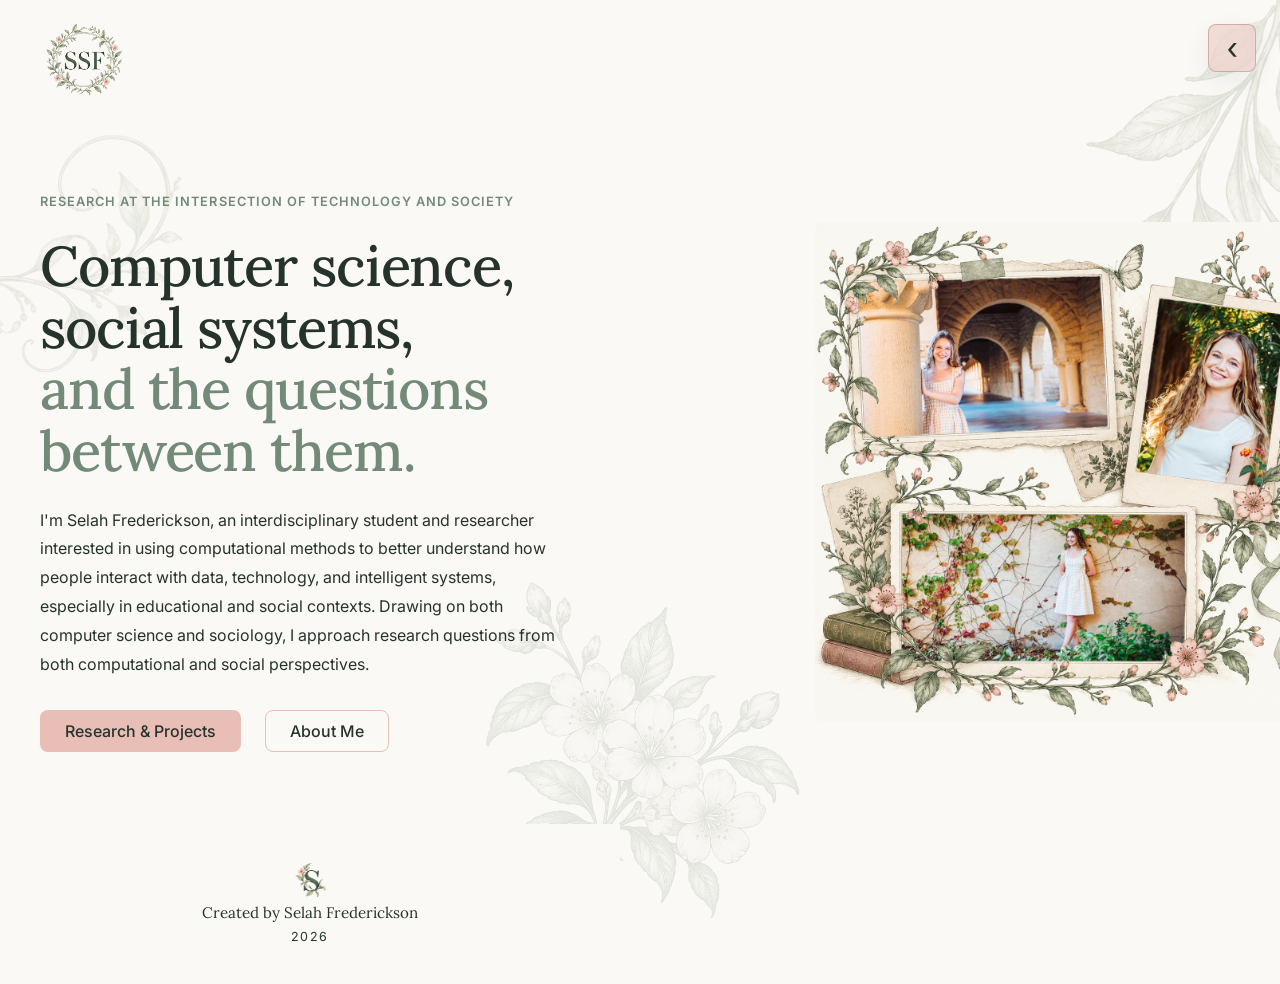
<file: index.html>
<!DOCTYPE html>
<html lang = "en">
<!-- 
    HOME PAGE

    Purpose: The landing page for this portfolio.

    This page will introduce me and communicate the central idea
    of this portfolio: CS x Sociology x Data x Research x Writing.

    Planned content:
    - Navigation
    - Introduction
    - Featured projects
    - Call to action
-->

<head>

    <meta charset = "UTF-8">

    <meta
        name = "viewport"
        content = "width=device-width, initial-scale=1.0"
    >

    <title>Selah Frederickson</title>

    <!-- google fonts -->
    <link rel="preconnect" href="https://fonts.googleapis.com">
    <link rel="preconnect" href="https://fonts.gstatic.com" crossorigin>

    <link
        href="https://fonts.googleapis.com/css2?family=Inter:wght@400;500;600;700&family=Lora:wght@400;500;600&display=swap"
        rel="stylesheet"
    >

    <!-- portfolio styles -->
    <link rel = "stylesheet" href = "css/theme.css">
    <link rel = "stylesheet" href = "css/components.css">
    <link rel = "stylesheet" href = "css/header.css">
    <link rel = "stylesheet" href = "css/nav_panel.css">
    <link rel = "stylesheet" href = "css/home.css">
    <link rel = "stylesheet" href = "css/footer.css">

    <!-- browser tab icon -->
    <link rel="icon" type="image/png" href="assets/icons/logo_small.png">

</head>

<body
    class="body"
>
    <!-- header: personal monogram logo -->
    <header class="site-header">
        <a class="site-logo" href="index.html"
            aria-label="Selah Frederickson - Home">
            <img
                src="assets/icons/ssf_logo.png"
                alt="SSF botanical monogram"
            >
        </a>
    </header>

    <!-- navigation: stays available as panel opens and closes -->
    <button
        class="nav-toggle"
        id="nav-toggle"
        type="button"
        aria-label="Open navigation"
        aria-controls="site-navigation"
        aria-expanded="false"
    >
        <span class="nav-toggle-icon" aria-hidden="true">‹</span> <!-- chevron -->
    </button>

    <!-- a subtle backdrop separates open panel from the page -->
    <div class="nav-backdrop" id="nav-backdrop" hidden></div>

    <!-- expandable navigation panel -->
    <aside
        class="nav-panel"
        id="site-navigation"
        aria-label="Site navigation"
        aria-hidden="true"
        inert
    >
        <div class="nav-panel-header">
            <span class="nav-logo">
                <img
                    src="assets/icons/ssf_logo_nobkg.png"
                    alt="SSF botanical monogram"
                >
            </span>
        </div>

        <nav class="nav-panel-links" aria-label="Portfolio pages">
            <a class="nav-card" href="index.html" aria-current="page">
                <span class="nav-card-icon" aria-hidden="true">❧</span>
                <span class="nav-card-copy">
                    <span class="nav-card-title">Home</span>
                    <span class="nav-card-description">
                        Return to the beginning.
                    </span>
                </span>
                <span class="nav-card-arrow" aria-hidden="true">›</span>
            </a>

            <a class="nav-card" href="about.html">
                <span class="nav-card-icon" aria-hidden="true">❧</span>
                <span class="nav-card-copy">
                    <span class="nav-card-title">About</span>
                    <span class="nav-card-description">
                        Background, interests, and goals.
                    </span>
                </span>
                <span class="nav-card-arrow" aria-hidden="true">›</span>
            </a>

            <a class="nav-card" href="projects.html">
                <span class="nav-card-icon" aria-hidden="true">❧</span>
                <span class="nav-card-copy">
                    <span class="nav-card-title">Projects</span>
                    <span class="nav-card-description">
                        Selected interdisciplinary work.
                    </span>
                </span>
                <span class="nav-card-arrow" aria-hidden="true">›</span>
            </a>

            <a class="nav-card" href="experience.html">
                <span class="nav-card-icon" aria-hidden="true">❧</span>
                <span class="nav-card-copy">
                    <span class="nav-card-title">Experience</span>
                    <span class="nav-card-description">
                        Research and professional roles.
                    </span>
                </span>
                <span class="nav-card-arrow" aria-hidden="true">›</span>
            </a>

            <a class="nav-card" href="contact.html">
                <span class="nav-card-icon" aria-hidden="true">❧</span>
                <span class="nav-card-copy">
                    <span class="nav-card-title">Contact</span>
                    <span class="nav-card-description">
                        Get in touch with me.
                    </span>
                </span>
                <span class="nav-card-arrow" aria-hidden="true">›</span>
            </a>
        </nav>
    </aside>

    <!-- main introduction: first thing visitors see -->
    <main>

        <div class="botanical-background" aria-hidden="true">
            <img
                class="botanical-engraving-1"
                src="assets/images/background/engraving_1.png"
                alt=""
            >
        
            <img
                class="botanical-engraving-2"
                src="assets/images/background/engraving_2.png"
                alt=""
            >
        
            <img
                class="botanical-engraving-4"
                src="assets/images/background/engraving_4.png"
                alt=""
            >
        </div>
        
        <section class="hero">
            
            <div class="hero-content">
                <p class="eyebrow">
                    RESEARCH AT THE INTERSECTION OF TECHNOLOGY AND SOCIETY
                </p>

                <h1>
                    Computer science, <br> social systems,
                    <span>and the questions between them.</span>
                </h1>

                <p class="hero-description">
                    I'm Selah Frederickson, an interdisciplinary student and researcher
                    interested in using computational methods to better understand how people 
                    interact with data, technology, and intelligent systems, especially in 
                    educational and social contexts. Drawing on both computer science and 
                    sociology, I approach research questions from both computational and 
                    social perspectives. 
                </p>

                <div class="hero-actions">
                    <a class="button button-primary"
                        href="projects.html">
                        Research & Projects
                    </a>

                    <a class="button button-secondary"
                        href="about.html">
                        About Me
                    </a>
                </div>
            </div>

            <div class="hero-portrait">
                <img
                    src="assets/images/profile/portrait_collage.png"
                    alt="Portrait of Selah Frederickson"
                >
            </div>
            
        </section>
    </main>

    <!-- footer: a small consistent sign-off -->
    <footer class="site-footer">
        <div class="footer-colophon">

            <div class="footer-signature">
                <img
                    class="footer-monogram"
                    src="assets/icons/logo_small.png"
                    alt=""
                    aria-hidden="true"
                >

                <p class="footer-credit">
                    Created by Selah Frederickson
                </p>

                <span class="footer-year">2026</span>
            </div>
        </div>
    </footer>


    <script src="js/main.js"></script>

</body>
</html>
</file>
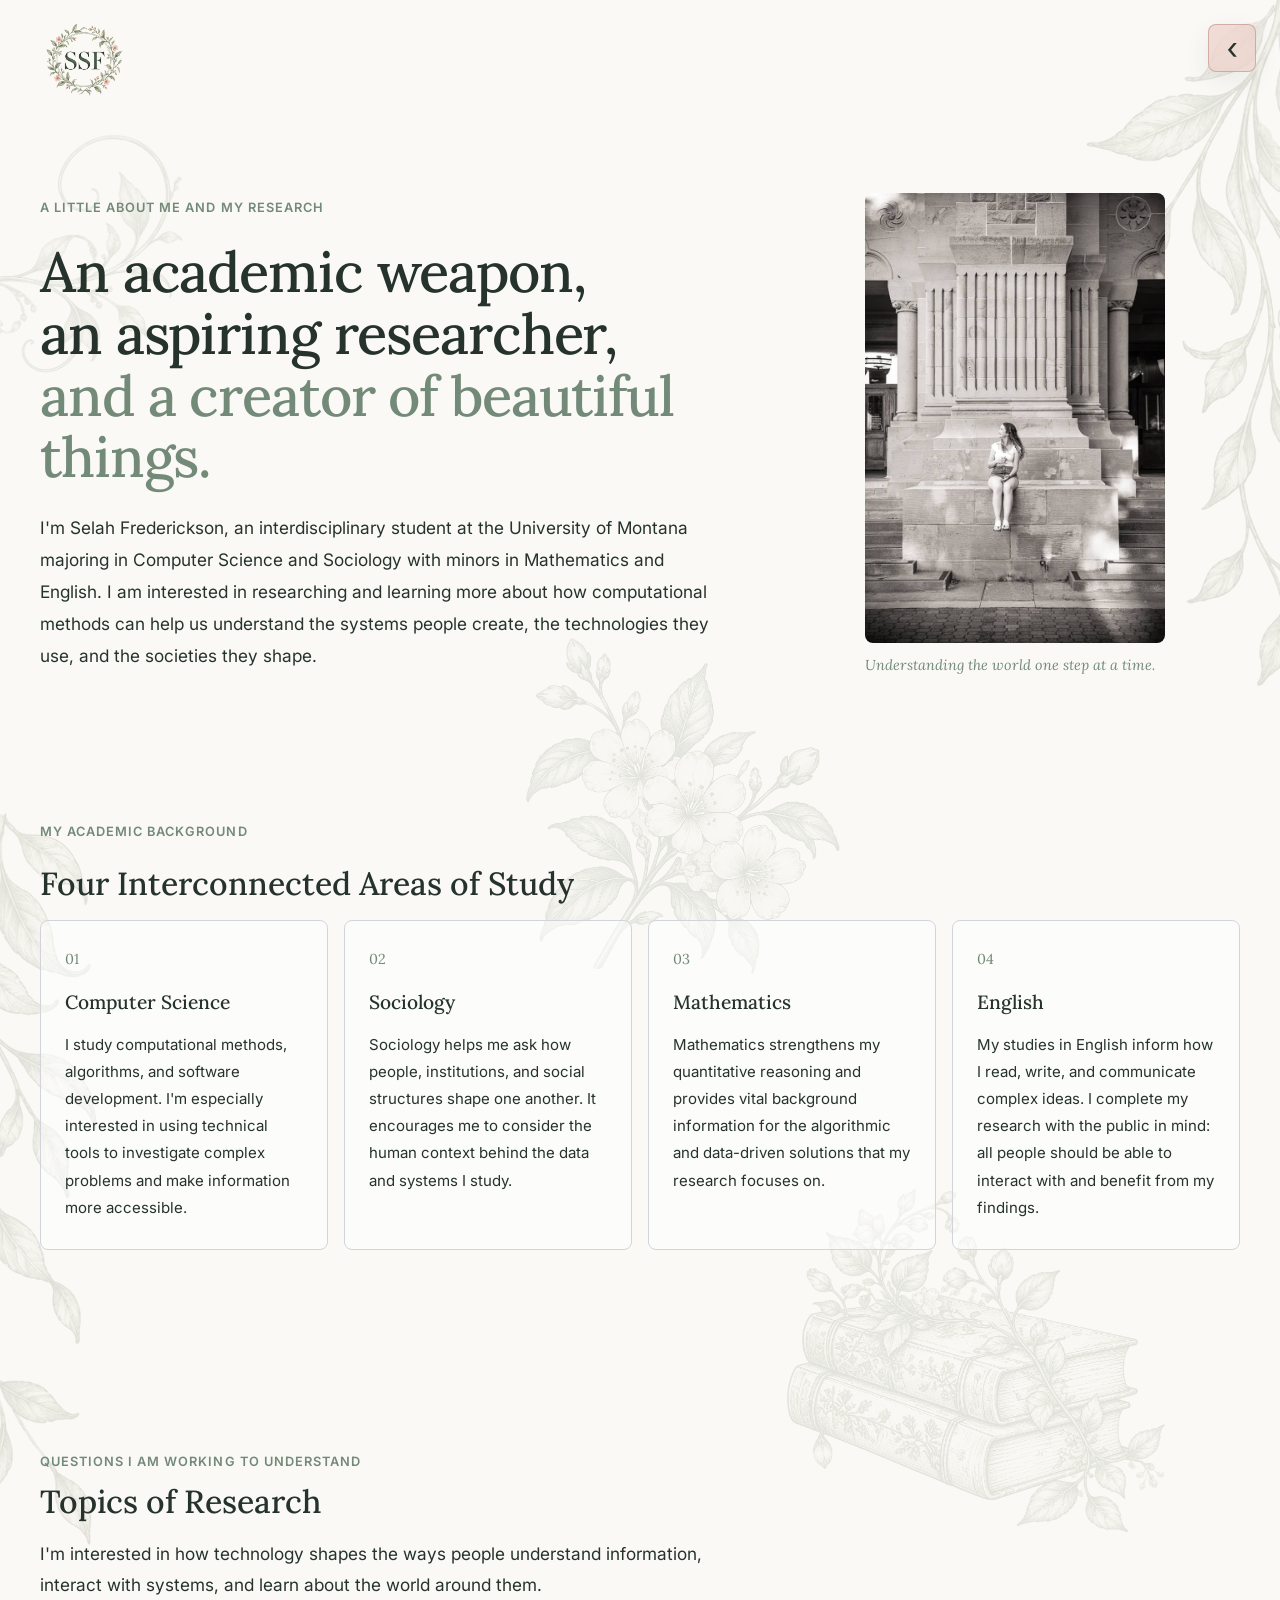
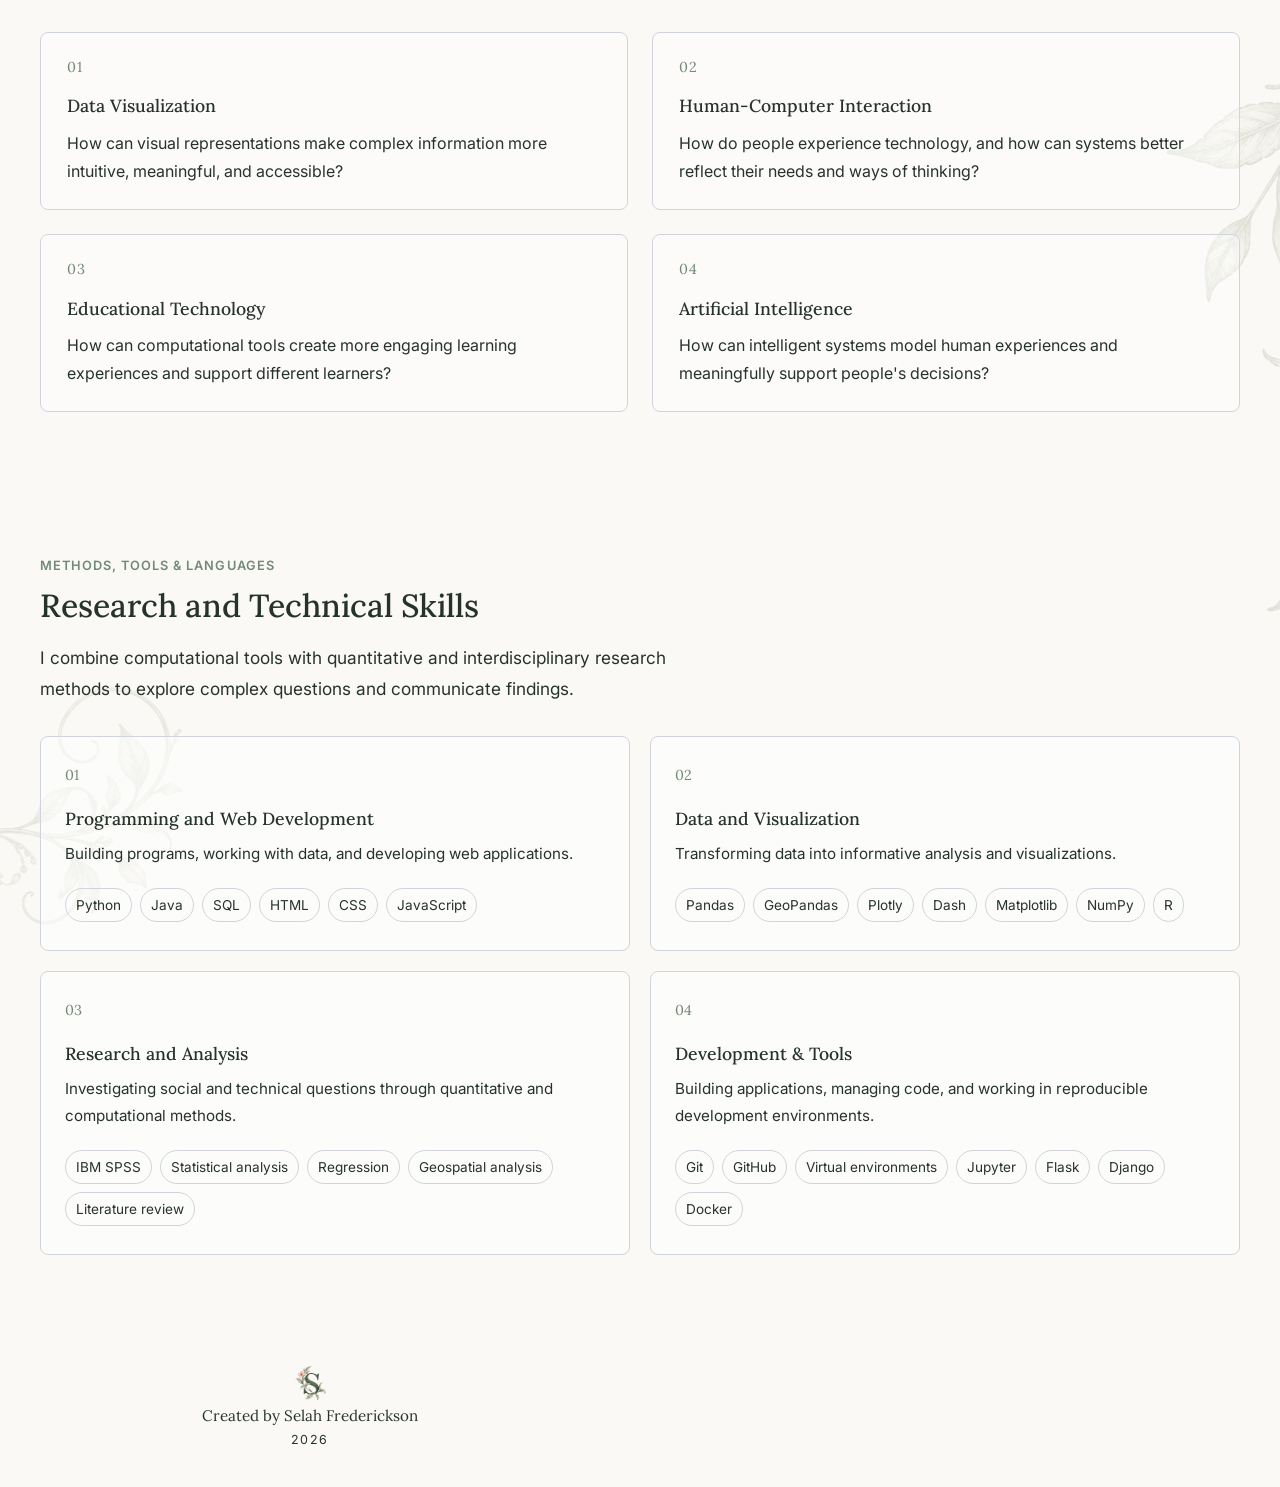
<file: about.html>
<!DOCTYPE html>
<html lang = "en">

<!--
    ABOUT PAGE

    Purpose: Introduce my academic background, interests, and
    interdisciplinary perspective.

    Planned content:
    - Academic background
    - CS x Sociology
    - Research interests (current and future)
    - Skills / tools overview
    - Optional personal details
-->

<head>

    <meta charset = "UTF-8">

    <meta
        name = "viewport"
        content = "width=device-width, initial-scale=1.0"
    >

    <title>About | Selah Frederickson</title>

    <!-- google fonts -->
    <link rel="preconnect" href="https://fonts.googleapis.com">
    <link rel="preconnect" href="https://fonts.gstatic.com" crossorigin>

    <link
        href="https://fonts.googleapis.com/css2?family=Inter:wght@400;500;600;700&family=Lora:wght@400;500;600&display=swap"
        rel="stylesheet"
    >

    <!-- portfolio styles -->
    <link rel = "stylesheet" href = "css/theme.css">
    <link rel = "stylesheet" href = "css/components.css">
    <link rel = "stylesheet" href = "css/header.css">
    <link rel = "stylesheet" href = "css/nav_panel.css">
    <link rel = "stylesheet" href = "css/about.css">
    <link rel = "stylesheet" href = "css/footer.css">

    <!-- browser tab icon -->
    <link rel="icon" type="image/png" href="assets/icons/logo_small.png">

</head>

<body
    class="body"
>
    <!-- header: personal monogram logo -->
    <header class="site-header">
        <a class="site-logo" href="index.html"
            aria-label="Selah Frederickson - Home">
            <img
                src="assets/icons/ssf_logo.png"
                alt="SSF botanical monogram"
            >
        </a>
    </header>

    <!-- navigation: stays available as panel opens and closes -->
    <button
        class="nav-toggle"
        id="nav-toggle"
        type="button"
        aria-label="Open navigation"
        aria-controls="site-navigation"
        aria-expanded="false"
    >
        <span class="nav-toggle-icon" aria-hidden="true">‹</span> <!-- chevron -->
    </button>

    <!-- a subtle backdrop separates open panel from the page -->
    <div class="nav-backdrop" id="nav-backdrop" hidden></div>

    <!-- expandable navigation panel -->
    <aside
        class="nav-panel"
        id="site-navigation"
        aria-label="Site navigation"
        aria-hidden="true"
        inert
    >
        <div class="nav-panel-header">
            <span class="nav-logo">
                <img
                    src="assets/icons/ssf_logo_nobkg.png"
                    alt="SSF botanical monogram"
                >
            </span>
        </div>

        <nav class="nav-panel-links" aria-label="Portfolio pages">
            <a class="nav-card" href="index.html">
                <span class="nav-card-icon" aria-hidden="true">❧</span>
                <span class="nav-card-copy">
                    <span class="nav-card-title">Home</span>
                    <span class="nav-card-description">
                        Return to the beginning.
                    </span>
                </span>
                <span class="nav-card-arrow" aria-hidden="true">›</span>
            </a>

            <a class="nav-card" href="about.html" aria-current="page">
                <span class="nav-card-icon" aria-hidden="true">❧</span>
                <span class="nav-card-copy">
                    <span class="nav-card-title">About</span>
                    <span class="nav-card-description">
                        Background, interests, and goals.
                    </span>
                </span>
                <span class="nav-card-arrow" aria-hidden="true">›</span>
            </a>

            <a class="nav-card" href="projects.html">
                <span class="nav-card-icon" aria-hidden="true">❧</span>
                <span class="nav-card-copy">
                    <span class="nav-card-title">Projects</span>
                    <span class="nav-card-description">
                        Selected interdisciplinary work.
                    </span>
                </span>
                <span class="nav-card-arrow" aria-hidden="true">›</span>
            </a>

            <a class="nav-card" href="experience.html">
                <span class="nav-card-icon" aria-hidden="true">❧</span>
                <span class="nav-card-copy">
                    <span class="nav-card-title">Experience</span>
                    <span class="nav-card-description">
                        Research and professional roles.
                    </span>
                </span>
                <span class="nav-card-arrow" aria-hidden="true">›</span>
            </a>

            <a class="nav-card" href="contact.html">
                <span class="nav-card-icon" aria-hidden="true">❧</span>
                <span class="nav-card-copy">
                    <span class="nav-card-title">Contact</span>
                    <span class="nav-card-description">
                        Get in touch with me.
                    </span>
                </span>
                <span class="nav-card-arrow" aria-hidden="true">›</span>
            </a>
        </nav>
    </aside>

    <!-- main section for about page -->
    <main>

        <div class="botanical-background" aria-hidden="true">
            <img
                class="botanical-engraving-1"
                src="assets/images/background/engraving_1.png"
                alt=""
            >
        
            <img
                class="botanical-engraving-2"
                src="assets/images/background/engraving_2.png"
                alt=""
            >

            <img
                class="botanical-engraving-3"
                src="assets/images/background/engraving_2.png"
                alt=""
            >
        
            <img
                class="botanical-engraving-4"
                src="assets/images/background/engraving_4.png"
                alt=""
            >

            <img
                class="botanical-engraving-5"
                src="assets/images/background/engraving_5.png"
                alt=""
            >

            <img
                class="botanical-engraving-6"
                src="assets/images/background/engraving_2.png"
                alt=""
            >

            <img
                class="botanical-engraving-7"
                src="assets/images/background/engraving_1.png"
                alt=""
            >
        </div>

        <!-- page introduction -->
        <section class="about-intro">

            <div class="about-intro-content">
                <p class="eyebrow">A LITTLE ABOUT ME AND MY RESEARCH</p>
    
                <h1>
                    An academic weapon, <br>
                    an aspiring researcher,
                    <span>and a creator of beautiful things.</span>
                </h1>
    
                <p class="about-lead">
                    I'm Selah Frederickson, an interdisciplinary student
                    at the University of Montana majoring in Computer 
                    Science and Sociology with minors in Mathematics
                    and English. I am interested in researching and
                    learning more about how computational
                    methods can help us understand the systems people
                    create, the technologies they use, and the societies
                    they shape.
                </p>
            </div>
    
            <figure class="about-portrait">
                <img
                    src="assets/images/profile/about_portrait.jpg"
                    alt="Selah Frederickson in an academic setting"
                >
                <figcaption>
                    Understanding the world one step at a time.
                </figcaption>
            </figure>
        </section>
    
    
        <!-- academic background -->
        <section class="about-section">
            <div class="section-heading">
                <p class="eyebrow">MY ACADEMIC BACKGROUND</p>
                <h2>Four Interconnected Areas of Study</h2>
            </div>
    
            <div class="study-grid">
    
                <article class="study-card">
                    <span class="study-number">01</span>
                    <h3>Computer Science</h3>
                    <p>
                        I study computational methods, algorithms,
                        and software development. I'm especially
                        interested in using technical tools to
                        investigate complex problems and make
                        information more accessible.
                    </p>
                </article>
    
                <article class="study-card">
                    <span class="study-number">02</span>
                    <h3>Sociology</h3>
                    <p>
                        Sociology helps me ask how people, institutions,
                        and social structures shape one another. It
                        encourages me to consider the human context
                        behind the data and systems I study.
                    </p>
                </article>
    
                <article class="study-card">
                    <span class="study-number">03</span>
                    <h3>Mathematics</h3>
                    <p>
                        Mathematics strengthens my quantitative
                        reasoning and provides vital background
                        information for the algorithmic and
                        data-driven solutions that my research
                        focuses on.
                    </p>
                </article>

                <article class="study-card">
                    <span class="study-number">04</span>
                    <h3>English</h3>
                    <p>
                        My studies in English inform how I read,
                        write, and communicate complex ideas. I
                        complete my research with the public in mind:
                        all people should be able to interact with
                        and benefit from my findings.
                    </p>
                </article>
    
            </div>
        </section>
    
        
        <!-- research interests section -->
        <section class="about-section about-interests">
            <div class="interests-intro">
                <p class="eyebrow">QUESTIONS I AM WORKING TO UNDERSTAND</p>
                <h2>Topics of Research</h2>
                <p class="about-lead">
                    I'm interested in how technology shapes the ways
                    people understand information, interact with systems,
                    and learn about the world around them.
                </p>
            </div>

            <div class="interest-grid">
                <article class="interest-card">
                    <span class="interest-number">01</span>
                    <h3>Data Visualization</h3>
                    <p>
                        How can visual representations make complex
                        information more intuitive, meaningful, and
                        accessible?
                    </p>
                </article>

                <article class="interest-card">
                    <span class="interest-number">02</span>
                    <h3>Human-Computer Interaction</h3>
                    <p>
                        How do people experience technology, and how
                        can systems better reflect their needs and
                        ways of thinking?
                    </p>
                </article>

                <article class="interest-card">
                    <span class="interest-number">03</span>
                    <h3>Educational Technology</h3>
                    <p>
                        How can computational tools create more
                        engaging learning experiences and support
                        different learners?
                    </p>
                </article>

                <article class="interest-card">
                    <span class="interest-number">04</span>
                    <h3>Artificial Intelligence</h3>
                    <p>
                        How can intelligent systems model human
                        experiences and meaningfully support
                        people's decisions?
                    </p>
                </article>
            </div>
        </section>

        <!-- research & technical skills -->
        <section class="about-section skills-section">
            <div class="skills-intro">
                <p class="eyebrow">METHODS, TOOLS & LANGUAGES</p>
                <h2>Research and Technical Skills</h2>
                <p class="about-lead">
                    I combine computational tools with quantitative
                    and interdisciplinary research methods to explore
                    complex questions and communicate findings.
                </p>
            </div>

            <div class="skills-grid">

                <article class="skill-card">
                    <span class="skill-index">01</span>
                    <h3>Programming and Web Development</h3>
                    <p>
                        Building programs, working with data, and
                        developing web applications.
                    </p>
                    <ul class="skill-tags">
                        <li>Python</li>
                        <li>Java</li>
                        <li>SQL</li>
                        <li>HTML</li>
                        <li>CSS</li>
                        <li>JavaScript</li>
                    </ul>
                </article>

                <article class="skill-card">
                    <span class="skill-index">02</span>
                    <h3>Data and Visualization</h3>
                    <p>
                        Transforming data into informative
                        analysis and visualizations.
                    </p>
                    <ul class="skill-tags">
                        <li>Pandas</li>
                        <li>GeoPandas</li>
                        <li>Plotly</li>
                        <li>Dash</li>
                        <li>Matplotlib</li>
                        <li>NumPy</li>
                        <li>R</li>
                    </ul>
                </article>

                <article class="skill-card">
                    <span class="skill-index">03</span>
                    <h3>Research and Analysis</h3>
                    <p>
                        Investigating social and technical questions
                        through quantitative and computational methods.
                    </p>
                    <ul class="skill-tags">
                        <li>IBM SPSS</li>
                        <li>Statistical analysis</li>
                        <li>Regression</li>
                        <li>Geospatial analysis</li>
                        <li>Literature review</li>
                    </ul>
                </article>

                <article class="skill-card">
                    <span class="skill-index">04</span>
                    <h3>Development & Tools</h3>
                    <p>
                        Building applications, managing code, and
                        working in reproducible development environments.
                    </p>
                    <ul class="skill-tags">
                        <li>Git</li>
                        <li>GitHub</li>
                        <li>Virtual environments</li>
                        <li>Jupyter</li>
                        <li>Flask</li>
                        <li>Django</li>
                        <li>Docker</li>
                    </ul>
                </article>

            </div>
        </section>

    </main>
        
    <!-- footer: a small consistent sign-off -->
    <footer class="site-footer">
        <div class="footer-colophon">

            <div class="footer-signature">
                <img
                    class="footer-monogram"
                    src="assets/icons/logo_small.png"
                    alt=""
                    aria-hidden="true"
                >

                <p class="footer-credit">
                    Created by Selah Frederickson
                </p>

                <span class="footer-year">2026</span>
            </div>
        </div>
    </footer>


    <script src="js/main.js"></script>

</body>
</html>
</file>
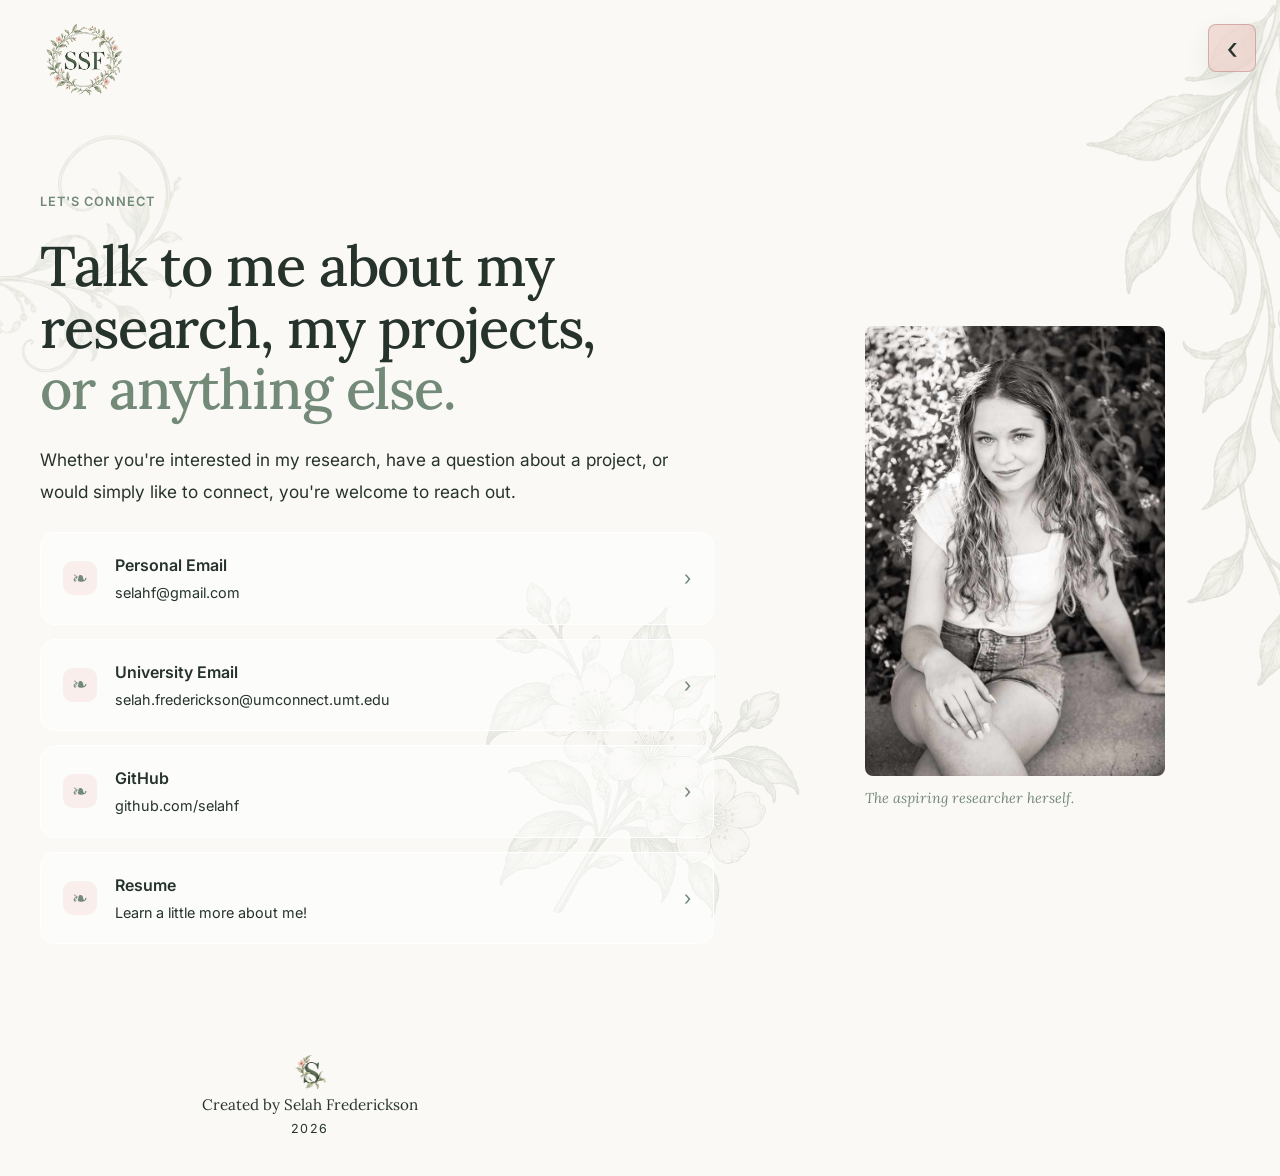
<file: contact.html>
<!DOCTYPE html>
<html lang = "en">
<!--
    CONTACT PAGE

    Purpose: Provide professional ways to contact me.

    Planned content:
    - Email
    - GitHub
    - Resume link
-->

<head>

    <meta charset = "UTF-8">

    <meta
        name = "viewport"
        content = "width=device-width, initial-scale=1.0"
    >

    <title>Selah Frederickson</title>

    <!-- google fonts -->
    <link rel="preconnect" href="https://fonts.googleapis.com">
    <link rel="preconnect" href="https://fonts.gstatic.com" crossorigin>

    <link
        href="https://fonts.googleapis.com/css2?family=Inter:wght@400;500;600;700&family=Lora:wght@400;500;600&display=swap"
        rel="stylesheet"
    >

    <!-- portfolio styles -->
    <link rel = "stylesheet" href = "css/theme.css">
    <link rel = "stylesheet" href = "css/components.css">
    <link rel = "stylesheet" href = "css/header.css">
    <link rel = "stylesheet" href = "css/nav_panel.css">
    <link rel = "stylesheet" href = "css/contact.css">
    <link rel = "stylesheet" href = "css/footer.css">

    <!-- browser tab icon -->
    <link rel="icon" type="image/png" href="assets/icons/logo_small.png">

</head>

<body
    class="body"
>
    <!-- header: personal monogram logo -->
    <header class="site-header">
        <a class="site-logo" href="index.html"
            aria-label="Selah Frederickson - Home">
            <img
                src="assets/icons/ssf_logo.png"
                alt="SSF botanical monogram"
            >
        </a>
    </header>

    <!-- navigation: stays available as panel opens and closes -->
    <button
        class="nav-toggle"
        id="nav-toggle"
        type="button"
        aria-label="Open navigation"
        aria-controls="site-navigation"
        aria-expanded="false"
    >
        <span class="nav-toggle-icon" aria-hidden="true">‹</span> <!-- chevron -->
    </button>

    <!-- a subtle backdrop separates open panel from the page -->
    <div class="nav-backdrop" id="nav-backdrop" hidden></div>

    <!-- expandable navigation panel -->
    <aside
        class="nav-panel"
        id="site-navigation"
        aria-label="Site navigation"
        aria-hidden="true"
        inert
    >
        <div class="nav-panel-header">
            <span class="nav-logo">
                <img
                    src="assets/icons/ssf_logo_nobkg.png"
                    alt="SSF botanical monogram"
                >
            </span>
        </div>

        <nav class="nav-panel-links" aria-label="Portfolio pages">
            <a class="nav-card" href="index.html">
                <span class="nav-card-icon" aria-hidden="true">❧</span>
                <span class="nav-card-copy">
                    <span class="nav-card-title">Home</span>
                    <span class="nav-card-description">
                        Return to the beginning.
                    </span>
                </span>
                <span class="nav-card-arrow" aria-hidden="true">›</span>
            </a>

            <a class="nav-card" href="about.html">
                <span class="nav-card-icon" aria-hidden="true">❧</span>
                <span class="nav-card-copy">
                    <span class="nav-card-title">About</span>
                    <span class="nav-card-description">
                        Background, interests, and goals.
                    </span>
                </span>
                <span class="nav-card-arrow" aria-hidden="true">›</span>
            </a>

            <a class="nav-card" href="projects.html">
                <span class="nav-card-icon" aria-hidden="true">❧</span>
                <span class="nav-card-copy">
                    <span class="nav-card-title">Projects</span>
                    <span class="nav-card-description">
                        Selected interdisciplinary work.
                    </span>
                </span>
                <span class="nav-card-arrow" aria-hidden="true">›</span>
            </a>

            <a class="nav-card" href="experience.html">
                <span class="nav-card-icon" aria-hidden="true">❧</span>
                <span class="nav-card-copy">
                    <span class="nav-card-title">Experience</span>
                    <span class="nav-card-description">
                        Research and professional roles.
                    </span>
                </span>
                <span class="nav-card-arrow" aria-hidden="true">›</span>
            </a>

            <a class="nav-card" href="contact.html" aria-current="page">
                <span class="nav-card-icon" aria-hidden="true">❧</span>
                <span class="nav-card-copy">
                    <span class="nav-card-title">Contact</span>
                    <span class="nav-card-description">
                        Get in touch with me.
                    </span>
                </span>
                <span class="nav-card-arrow" aria-hidden="true">›</span>
            </a>
        </nav>
    </aside>

    <!-- main introduction: first thing visitors see -->
    <main>

        <div class="botanical-background" aria-hidden="true">
            <img
                class="botanical-engraving-1"
                src="assets/images/background/engraving_1.png"
                alt=""
            >
        
            <img
                class="botanical-engraving-2"
                src="assets/images/background/engraving_2.png"
                alt=""
            >
        
            <img
                class="botanical-engraving-4"
                src="assets/images/background/engraving_4.png"
                alt=""
            >
        </div>
        
        <!-- contact intro -->
        <section class="contact-intro">
            <div class="contact-intro-content">
                <p class="eyebrow">LET'S CONNECT</p>

                <h1>
                    Talk to me about my research, my projects, <br>
                    <span>or anything else.</span>
                </h1>

                <p class="contact-lead">
                    Whether you're interested in my research, have a
                    question about a project, or would simply like to
                    connect, you're welcome to reach out.
                </p>

                <!-- contact links -->
                <section class="contact-options"
                        aria-label="Ways to connect">

                    <!-- email -->
                    <a class="contact-card"
                    href="mailto:selahf@gmail.com">
                        <span class="contact-icon" aria-hidden="true">❧</span>
                        <span class="contact-card-copy">
                            <span class="contact-card-title">Personal Email</span>
                            <span class="contact-card-description">
                                selahf@gmail.com
                            </span>
                        </span>

                        <span class="contact-arrow" aria-hidden="true">›</span>
                    </a>

                    <a class="contact-card"
                    href="mailto:selah.frederickson@umconnect.umt.edu">
                        <span class="contact-icon" aria-hidden="true">❧</span>
                        <span class="contact-card-copy">
                            <span class="contact-card-title">University Email</span>
                            <span class="contact-card-description">
                                selah.frederickson@umconnect.umt.edu
                            </span>
                        </span>

                        <span class="contact-arrow" aria-hidden="true">›</span>
                    </a>

                    <!-- GitHub -->
                    <a class="contact-card"
                    href="https://github.com/selahf"
                    target="_blank"
                    rel="noopener noreferrer">
                        <span class="contact-icon" aria-hidden="true">❧</span>
                        <span class="contact-card-copy">
                            <span class="contact-card-title">GitHub</span>
                            <span class="contact-card-description">
                                github.com/selahf
                            </span>
                        </span>

                        <span class="contact-arrow" aria-hidden="true">›</span>
                    </a>

                    <!-- GitHub -->
                    <a class="contact-card"
                    href="assets/documents/resume.pdf"
                    target="_blank"
                    rel="noopener noreferrer">
                        <span class="contact-icon" aria-hidden="true">❧</span>
                        <span class="contact-card-copy">
                            <span class="contact-card-title">Resume</span>
                            <span class="contact-card-description">
                                Learn a little more about me!
                            </span>
                        </span>

                        <span class="contact-arrow" aria-hidden="true">›</span>
                    </a>

            </div>

            <figure class="contact-portrait">
                <img
                    src="assets/images/profile/contact_portrait.jpg"
                    alt="Selah Frederickson in an academic setting"
                >
                <figcaption>
                    The aspiring researcher herself.
                </figcaption>
            </figure>
        </section>
    </main>

    <!-- footer: a small consistent sign-off -->
    <footer class="site-footer">
        <div class="footer-colophon">

            <div class="footer-signature">
                <img
                    class="footer-monogram"
                    src="assets/icons/logo_small.png"
                    alt=""
                    aria-hidden="true"
                >

                <p class="footer-credit">
                    Created by Selah Frederickson
                </p>

                <span class="footer-year">2026</span>
            </div>
        </div>
    </footer>


    <script src="js/main.js"></script>

</body>
</html>
</file>
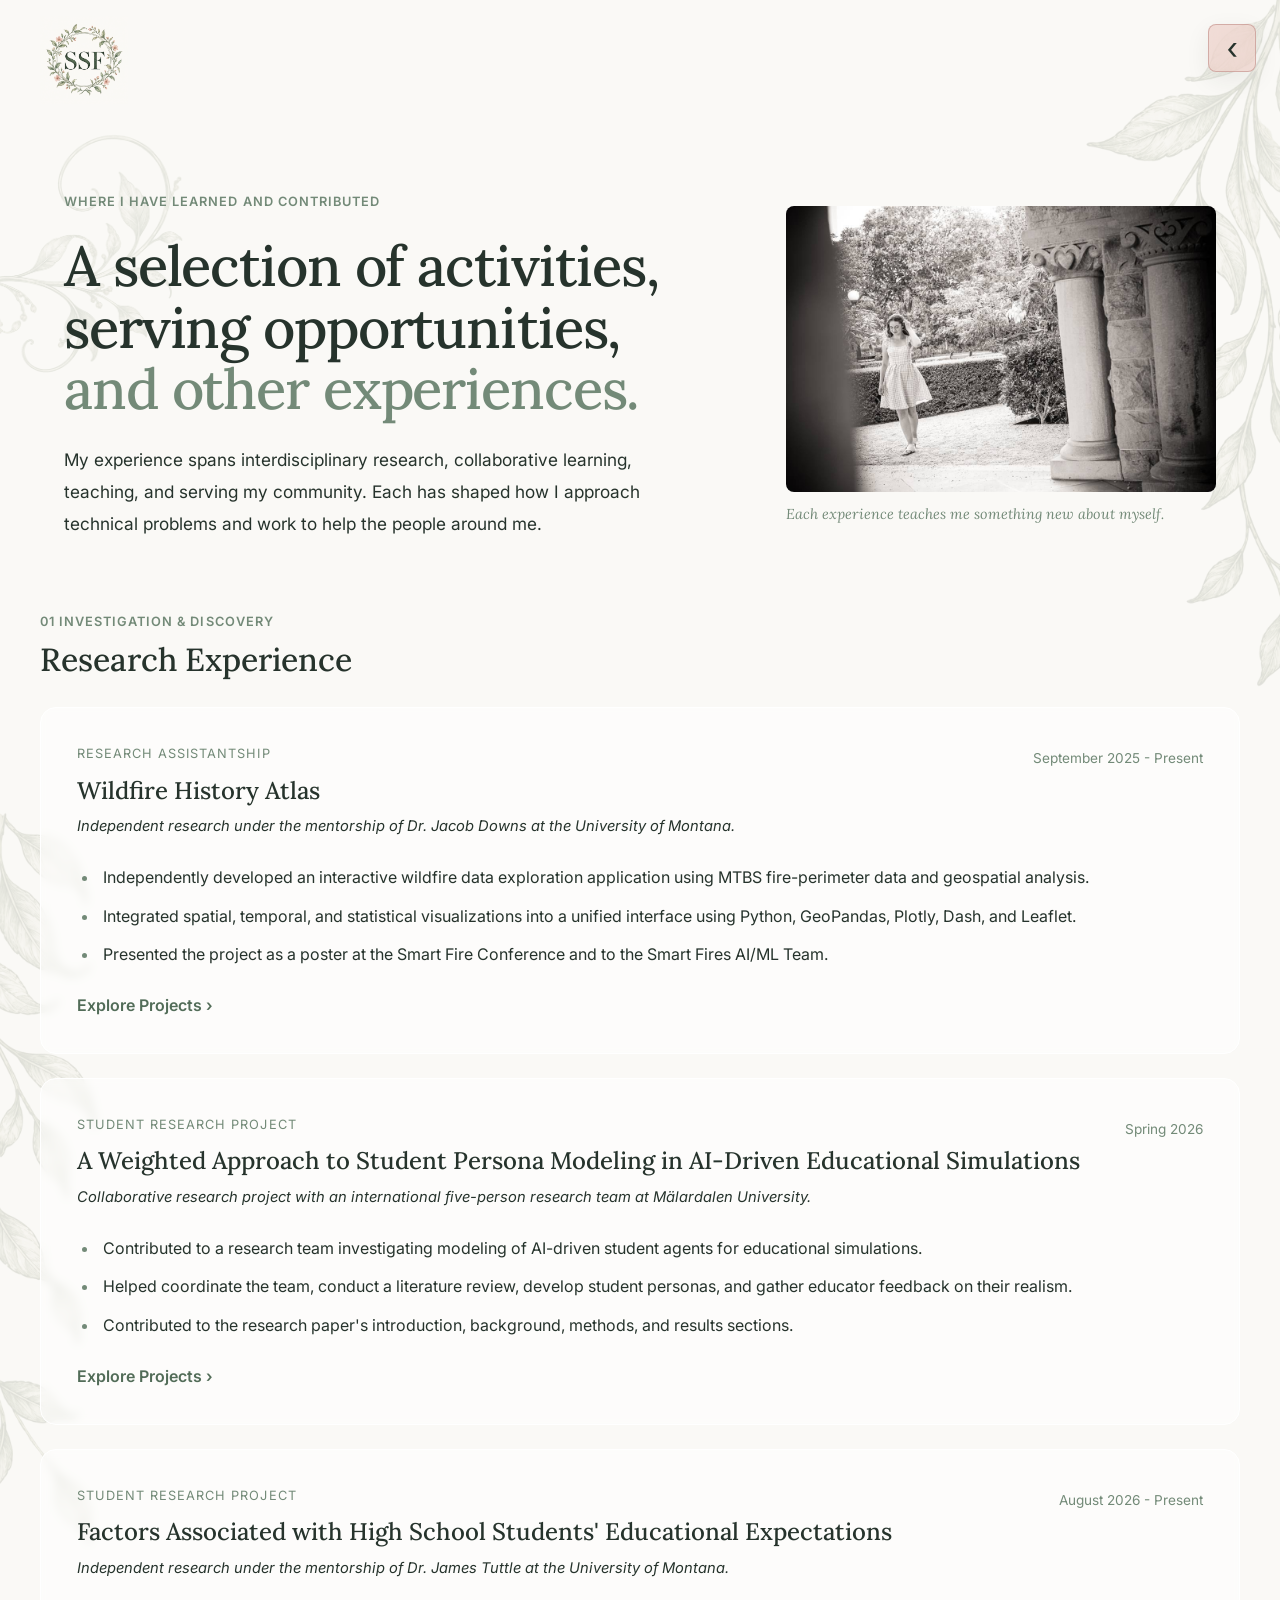
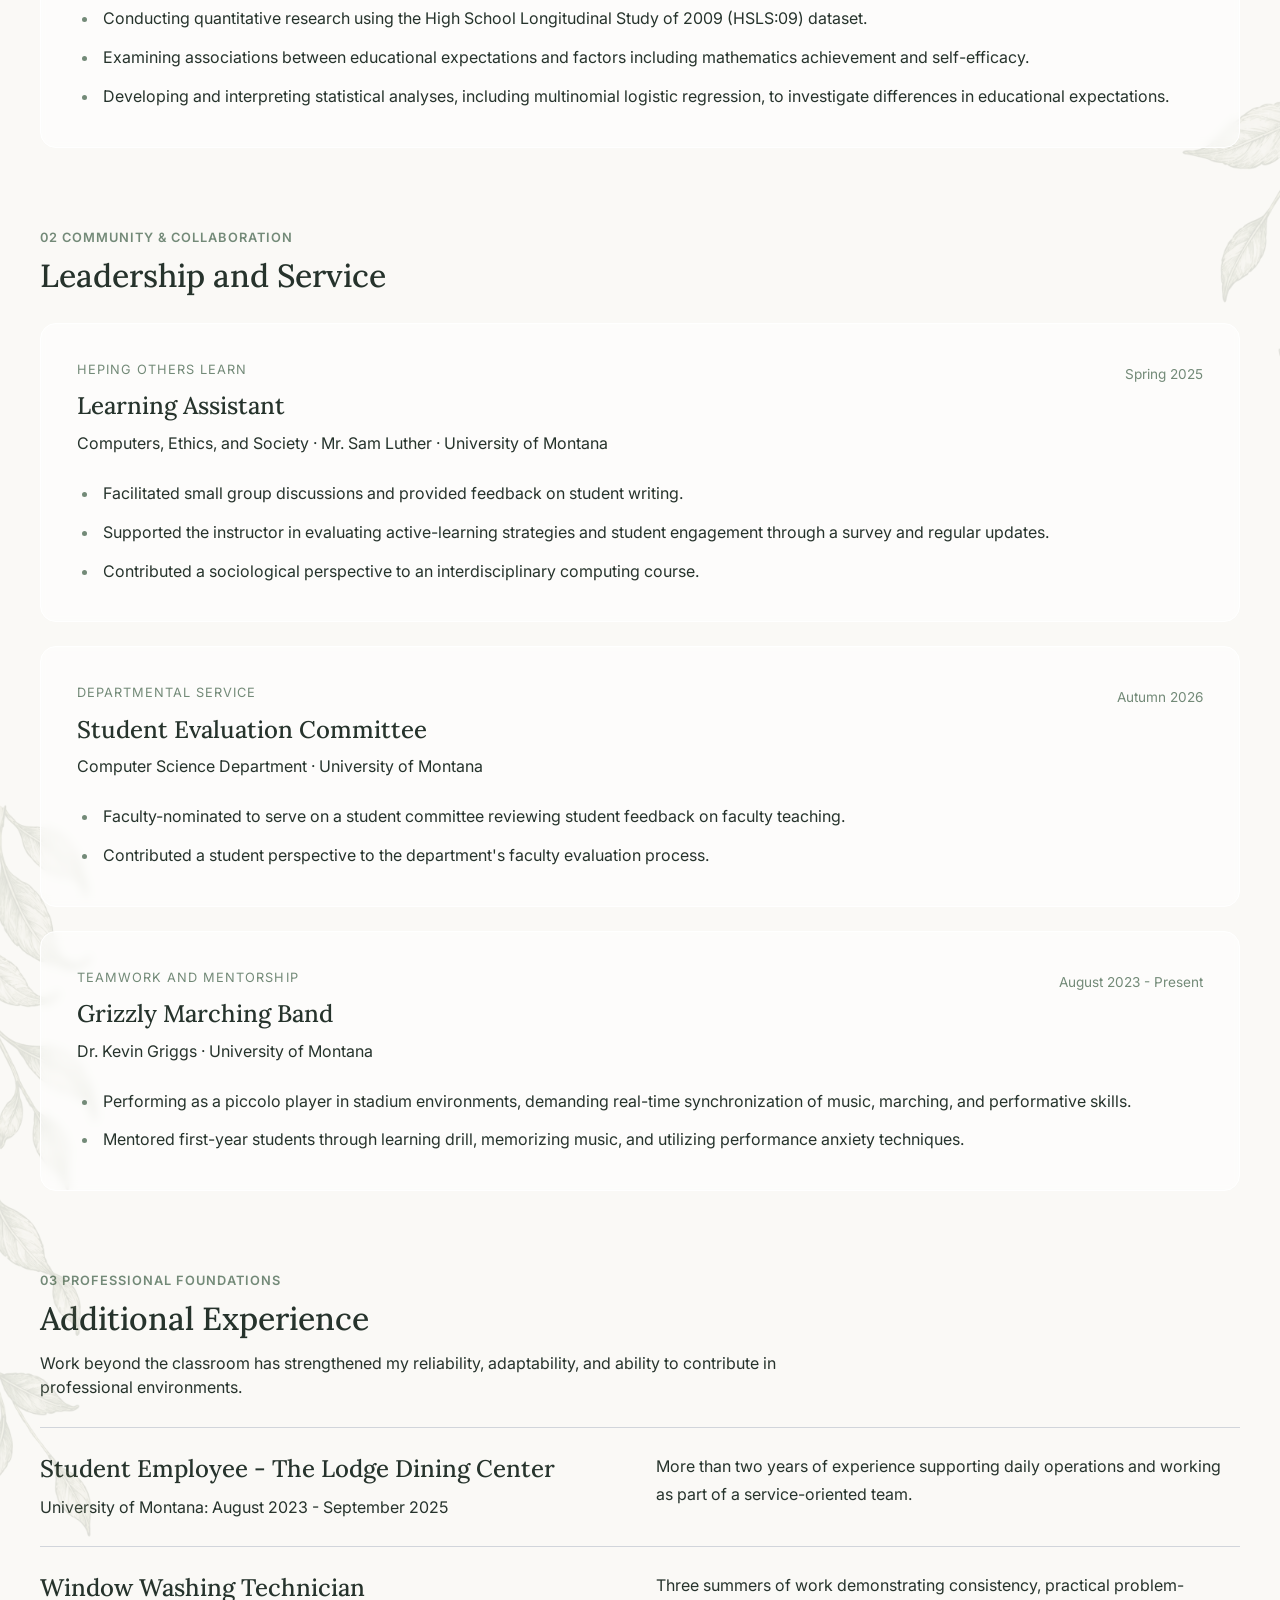
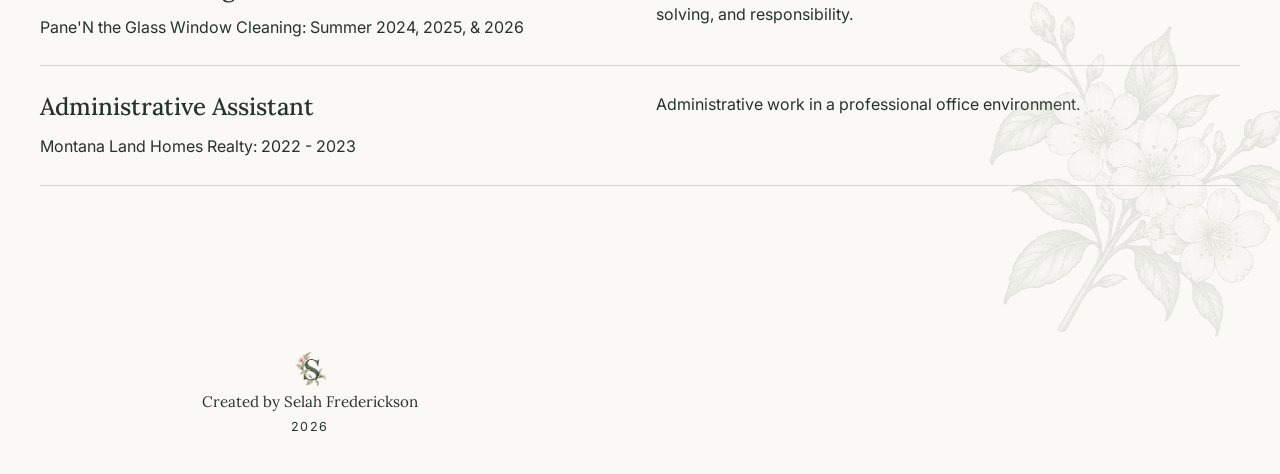
<file: experience.html>
<!DOCTYPE html>
<html lang = "en">
<!--
    EXPERIENCE PAGE

    Purpose: Present academic, research, employment, and other
    relevant experience.

    Planned content:
    - Research experience
    - Academic experience
    - Employment
    - Leadership / Service
    - Relevant responsibilities and accomplishments
        - Grizzly Marching Band
        - Awards, nominations, honors, etc.
-->

<head>

    <meta charset = "UTF-8">

    <meta
        name = "viewport"
        content = "width=device-width, initial-scale=1.0"
    >

    <title>Selah Frederickson</title>

    <!-- google fonts -->
    <link rel="preconnect" href="https://fonts.googleapis.com">
    <link rel="preconnect" href="https://fonts.gstatic.com" crossorigin>

    <link
        href="https://fonts.googleapis.com/css2?family=Inter:wght@400;500;600;700&family=Lora:wght@400;500;600&display=swap"
        rel="stylesheet"
    >

    <!-- portfolio styles -->
    <link rel = "stylesheet" href = "css/theme.css">
    <link rel = "stylesheet" href = "css/components.css">
    <link rel = "stylesheet" href = "css/header.css">
    <link rel = "stylesheet" href = "css/nav_panel.css">
    <link rel = "stylesheet" href = "css/experience.css">
    <link rel = "stylesheet" href = "css/footer.css">

    <!-- browser tab icon -->
    <link rel="icon" type="image/png" href="assets/icons/logo_small.png">

</head>

<body
    class="body"
>
    <!-- header: personal monogram logo -->
    <header class="site-header">
        <a class="site-logo" href="index.html"
            aria-label="Selah Frederickson - Experience">
            <img
                src="assets/icons/ssf_logo.png"
                alt="SSF botanical monogram"
            >
        </a>
    </header>

    <!-- navigation: stays available as panel opens and closes -->
    <button
        class="nav-toggle"
        id="nav-toggle"
        type="button"
        aria-label="Open navigation"
        aria-controls="site-navigation"
        aria-expanded="false"
    >
        <span class="nav-toggle-icon" aria-hidden="true">‹</span> <!-- chevron -->
    </button>

    <!-- a subtle backdrop separates open panel from the page -->
    <div class="nav-backdrop" id="nav-backdrop" hidden></div>

    <!-- expandable navigation panel -->
    <aside
        class="nav-panel"
        id="site-navigation"
        aria-label="Site navigation"
        aria-hidden="true"
        inert
    >
        <div class="nav-panel-header">
            <span class="nav-logo">
                <img
                    src="assets/icons/ssf_logo_nobkg.png"
                    alt="SSF botanical monogram"
                >
            </span>
        </div>

        <nav class="nav-panel-links" aria-label="Portfolio pages">
            <a class="nav-card" href="index.html">
                <span class="nav-card-icon" aria-hidden="true">❧</span>
                <span class="nav-card-copy">
                    <span class="nav-card-title">Home</span>
                    <span class="nav-card-description">
                        Return to the beginning.
                    </span>
                </span>
                <span class="nav-card-arrow" aria-hidden="true">›</span>
            </a>

            <a class="nav-card" href="about.html">
                <span class="nav-card-icon" aria-hidden="true">❧</span>
                <span class="nav-card-copy">
                    <span class="nav-card-title">About</span>
                    <span class="nav-card-description">
                        Background, interests, and goals.
                    </span>
                </span>
                <span class="nav-card-arrow" aria-hidden="true">›</span>
            </a>

            <a class="nav-card" href="projects.html">
                <span class="nav-card-icon" aria-hidden="true">❧</span>
                <span class="nav-card-copy">
                    <span class="nav-card-title">Projects</span>
                    <span class="nav-card-description">
                        Selected interdisciplinary work.
                    </span>
                </span>
                <span class="nav-card-arrow" aria-hidden="true">›</span>
            </a>

            <a class="nav-card" href="experience.html" aria-current="page">
                <span class="nav-card-icon" aria-hidden="true">❧</span>
                <span class="nav-card-copy">
                    <span class="nav-card-title">Experience</span>
                    <span class="nav-card-description">
                        Research and professional roles.
                    </span>
                </span>
                <span class="nav-card-arrow" aria-hidden="true">›</span>
            </a>

            <a class="nav-card" href="contact.html">
                <span class="nav-card-icon" aria-hidden="true">❧</span>
                <span class="nav-card-copy">
                    <span class="nav-card-title">Contact</span>
                    <span class="nav-card-description">
                        Get in touch with me.
                    </span>
                </span>
                <span class="nav-card-arrow" aria-hidden="true">›</span>
            </a>
        </nav>
    </aside>

    <main class="experience-page">

        <div class="botanical-background" aria-hidden="true">
            <img
                class="botanical-engraving-1"
                src="assets/images/background/engraving_1.png"
                alt=""
            >
        
            <img
                class="botanical-engraving-2"
                src="assets/images/background/engraving_2.png"
                alt=""
            >

            <img
                class="botanical-engraving-3"
                src="assets/images/background/engraving_2.png"
                alt=""
            >
        
            <img
                class="botanical-engraving-4"
                src="assets/images/background/engraving_2.png"
                alt=""
            >

            <img
                class="botanical-engraving-5"
                src="assets/images/background/engraving_2.png"
                alt=""
            >

            <img
                class="botanical-engraving-6"
                src="assets/images/background/engraving_4.png"
                alt=""
            >
        </div>

        <!-- Page introduction -->
        <section class="experience-intro">
            <div class="experience-intro-content">
                <p class="eyebrow">WHERE I HAVE LEARNED AND CONTRIBUTED</p>
                <h1>A selection of activities, serving opportunities,
                     <span>and other experiences.</span></h1>
                <p class="experience-lead">
                    My experience spans interdisciplinary research,
                    collaborative learning, teaching, and serving my
                    community. Each has shaped how I approach technical 
                    problems and work to help the people around me.
                </p>
            </div>

            <figure class="experience-portrait">
                <img
                    src="assets/images/profile/experience_portrait.jpg"
                    alt="Selah Frederickson in an academic setting"
                >
                <figcaption>
                    Each experience teaches me something new about myself.
                </figcaption>
            </figure>
        </section>
    
        <!-- research experience -->
        <section class="experience-section">
            <div class="experience-section-heading">
                <p class="eyebrow">01 INVESTIGATION & DISCOVERY</p>
                <h2>Research Experience</h2>
            </div>
    
            <div class="experience-list">
    
                <article class="experience-card">
                    <div class="experience-card-heading">
                        <div>
                            <p class="experience-type">RESEARCH ASSISTANTSHIP</p>
                            <h3>Wildfire History Atlas</h3>
                        </div>
                        <p class="experience-dates">
                            September 2025 - Present
                        </p>
                    </div>
                    <p class="experience-mentor">
                        Independent research under the mentorship of 
                        Dr. Jacob Downs at the University of Montana.
                    </p>
    
                    <ul class="experience-highlights">
                        <li>
                            Independently developed an interactive
                            wildfire data exploration application using
                            MTBS fire-perimeter data and geospatial analysis.
                        </li>
                        <li>
                            Integrated spatial, temporal, and statistical
                            visualizations into a unified interface using
                            Python, GeoPandas, Plotly, Dash, and Leaflet.
                        </li>
                        <li>
                            Presented the project as a poster at the Smart
                            Fire Conference and to the Smart Fires AI/ML Team.
                        </li>
                    </ul>
    
                    <a class="experience-link" href="projects.html">
                        Explore Projects ›
                    </a>
                </article>
    
                <article class="experience-card">
                    <div class="experience-card-heading">
                        <div>
                            <p class="experience-type">STUDENT RESEARCH PROJECT</p>
                            <h3>
                                A Weighted Approach to Student Persona
                                Modeling in AI-Driven Educational Simulations
                            </h3>
                            <p class="experience-mentor">
                                Collaborative research project with an 
                                international five-person research team
                                at Mälardalen University.
                            </p>
                        </div>
                        <p class="experience-dates">Spring 2026</p>
                    </div>
    
                    <ul class="experience-highlights">
                        <li>
                            Contributed to a research team investigating 
                            modeling of AI-driven student agents for 
                            educational simulations.
                        </li>
                        <li>
                            Helped coordinate the team, conduct a literature
                            review, develop student personas, and gather
                            educator feedback on their realism.
                        </li>
                        <li>
                            Contributed to the research paper's introduction,
                            background, methods, and results sections.
                        </li>
                    </ul>
    
                    <a class="experience-link" href="projects.html">
                        Explore Projects ›
                    </a>
                </article>
    
                <article class="experience-card">
                    <div class="experience-card-heading">
                        <div>
                            <p class="experience-type">STUDENT RESEARCH PROJECT</p>
                            <h3>
                                Factors Associated with High School
                                Students' Educational Expectations
                            </h3>
                            <p class="experience-mentor">
                                Independent research under the mentorship of
                                Dr. James Tuttle at the University of Montana.
                            </p>
                        </div>
                        <p class="experience-dates">August 2026 - Present</p>
                    </div>
    
                    <ul class="experience-highlights">
                        <li>
                            Conducting quantitative research using the
                            High School Longitudinal Study of 2009 (HSLS:09)
                            dataset.
                        </li>
                        <li>
                            Examining associations between educational
                            expectations and factors including mathematics
                            achievement and self-efficacy.
                        </li>
                        <li>
                            Developing and interpreting statistical analyses,
                            including multinomial logistic regression, to
                            investigate differences in educational expectations.
                        </li>
                    </ul>
                </article>
    
            </div>
        </section>
    
        <!-- leadership and service -->
        <section class="experience-section">
            <div class="experience-section-heading">
                <p class="eyebrow">02 COMMUNITY & COLLABORATION</p>
                <h2>Leadership and Service</h2>
            </div>
    
            <div class="experience-list">
    
                <article class="experience-card">
                    <div class="experience-card-heading">
                        <div>
                            <p class="experience-type">HEPING OTHERS LEARN</p>
                            <h3>Learning Assistant</h3>
                            <p class="experience-organization">
                                Computers, Ethics, and Society · 
                                Mr. Sam Luther · 
                                University of Montana
                            </p>
                        </div>
                        <p class="experience-dates">
                            Spring 2025
                        </p>
                    </div>
    
                    <ul class="experience-highlights">
                        <li>
                            Facilitated small group discussions and provided
                            feedback on student writing.
                        </li>
                        <li>
                            Supported the instructor in evaluating 
                            active-learning strategies and student engagement
                            through a survey and regular updates.
                        </li>
                        <li>
                            Contributed a sociological perspective to an 
                            interdisciplinary computing course.
                        </li>
                    </ul>
                </article>
    
                <article class="experience-card">
                    <div class="experience-card-heading">
                        <div>
                            <p class="experience-type">Departmental Service</p>
                            <h3>Student Evaluation Committee</h3>
                            <p class="experience-organization">
                                Computer Science Department · University of Montana
                            </p>
                        </div>
                        <p class="experience-dates">Autumn 2026</p>
                    </div>
    
                    <ul class="experience-highlights">
                        <li>
                            Faculty-nominated to serve on a student committee
                            reviewing student feedback on faculty teaching.
                        </li>
                        <li>
                            Contributed a student perspective to the
                            department's faculty evaluation process.
                        </li>
                    </ul>
                </article>
    
                <article class="experience-card">
                    <div class="experience-card-heading">
                        <div>
                            <p class="experience-type">TEAMWORK AND MENTORSHIP</p>
                            <h3>Grizzly Marching Band</h3>
                            <p class="experience-organization">
                                Dr. Kevin Griggs · 
                                University of Montana
                            </p>
                        </div>
                        <p class="experience-dates">
                            August 2023 - Present
                        </p>
                    </div>
    
                    <ul class="experience-highlights">
                        <li>
                            Performing as a piccolo player in stadium environments,
                            demanding real-time synchronization of music,
                            marching, and performative skills.
                        </li>
                        <li>
                            Mentored first-year students through learning drill,
                            memorizing music, and utilizing performance anxiety
                            techniques.
                        </li>
                    </ul>
                </article>
    
            </div>
        </section>
    
        <!-- additional professional experience -->
        <section class="experience-section">
            <div class="experience-section-heading">
                <p class="eyebrow">03 PROFESSIONAL FOUNDATIONS</p>
                <h2>Additional Experience</h2>
                <p class="experience-section-lead">
                    Work beyond the classroom has strengthened my
                    reliability, adaptability, and ability to contribute
                    in professional environments.
                </p>
            </div>
    
            <div class="employment-list">
    
                <article class="employment-item">
                    <div>
                        <h3>Student Employee - The Lodge Dining Center</h3>
                        <p class="experience-organization">
                            University of Montana: August 2023 - September 2025
                        </p>
                    </div>
                    <p>
                        More than two years of experience supporting
                        daily operations and working as part of a
                        service-oriented team.
                    </p>
                </article>
    
                <article class="employment-item">
                    <div>
                        <h3>Window Washing Technician</h3>
                        <p class="experience-organization">
                            Pane'N the Glass Window Cleaning: Summer 2024, 
                            2025, & 2026
                        </p>
                    </div>
                    <p>
                        Three summers of work demonstrating consistency,
                        practical problem-solving, and responsibility.
                    </p>
                </article>
    
                <article class="employment-item">
                    <div>
                        <h3>Administrative Assistant</h3>
                        <p class="experience-organization">
                            Montana Land Homes Realty: 2022 - 2023
                        </p>
                    </div>
                    <p>
                        Administrative work in a professional office
                        environment.
                    </p>
                </article>
    
            </div>
        </section>
    
    </main>
    

    <!-- footer: a small consistent sign-off -->
    <footer class="site-footer">
        <div class="footer-colophon">

            <div class="footer-signature">
                <img
                    class="footer-monogram"
                    src="assets/icons/logo_small.png"
                    alt=""
                    aria-hidden="true"
                >

                <p class="footer-credit">
                    Created by Selah Frederickson
                </p>

                <span class="footer-year">2026</span>
            </div>
        </div>
    </footer>

    <script src="js/main.js"></script>

</body>
</html>
</file>
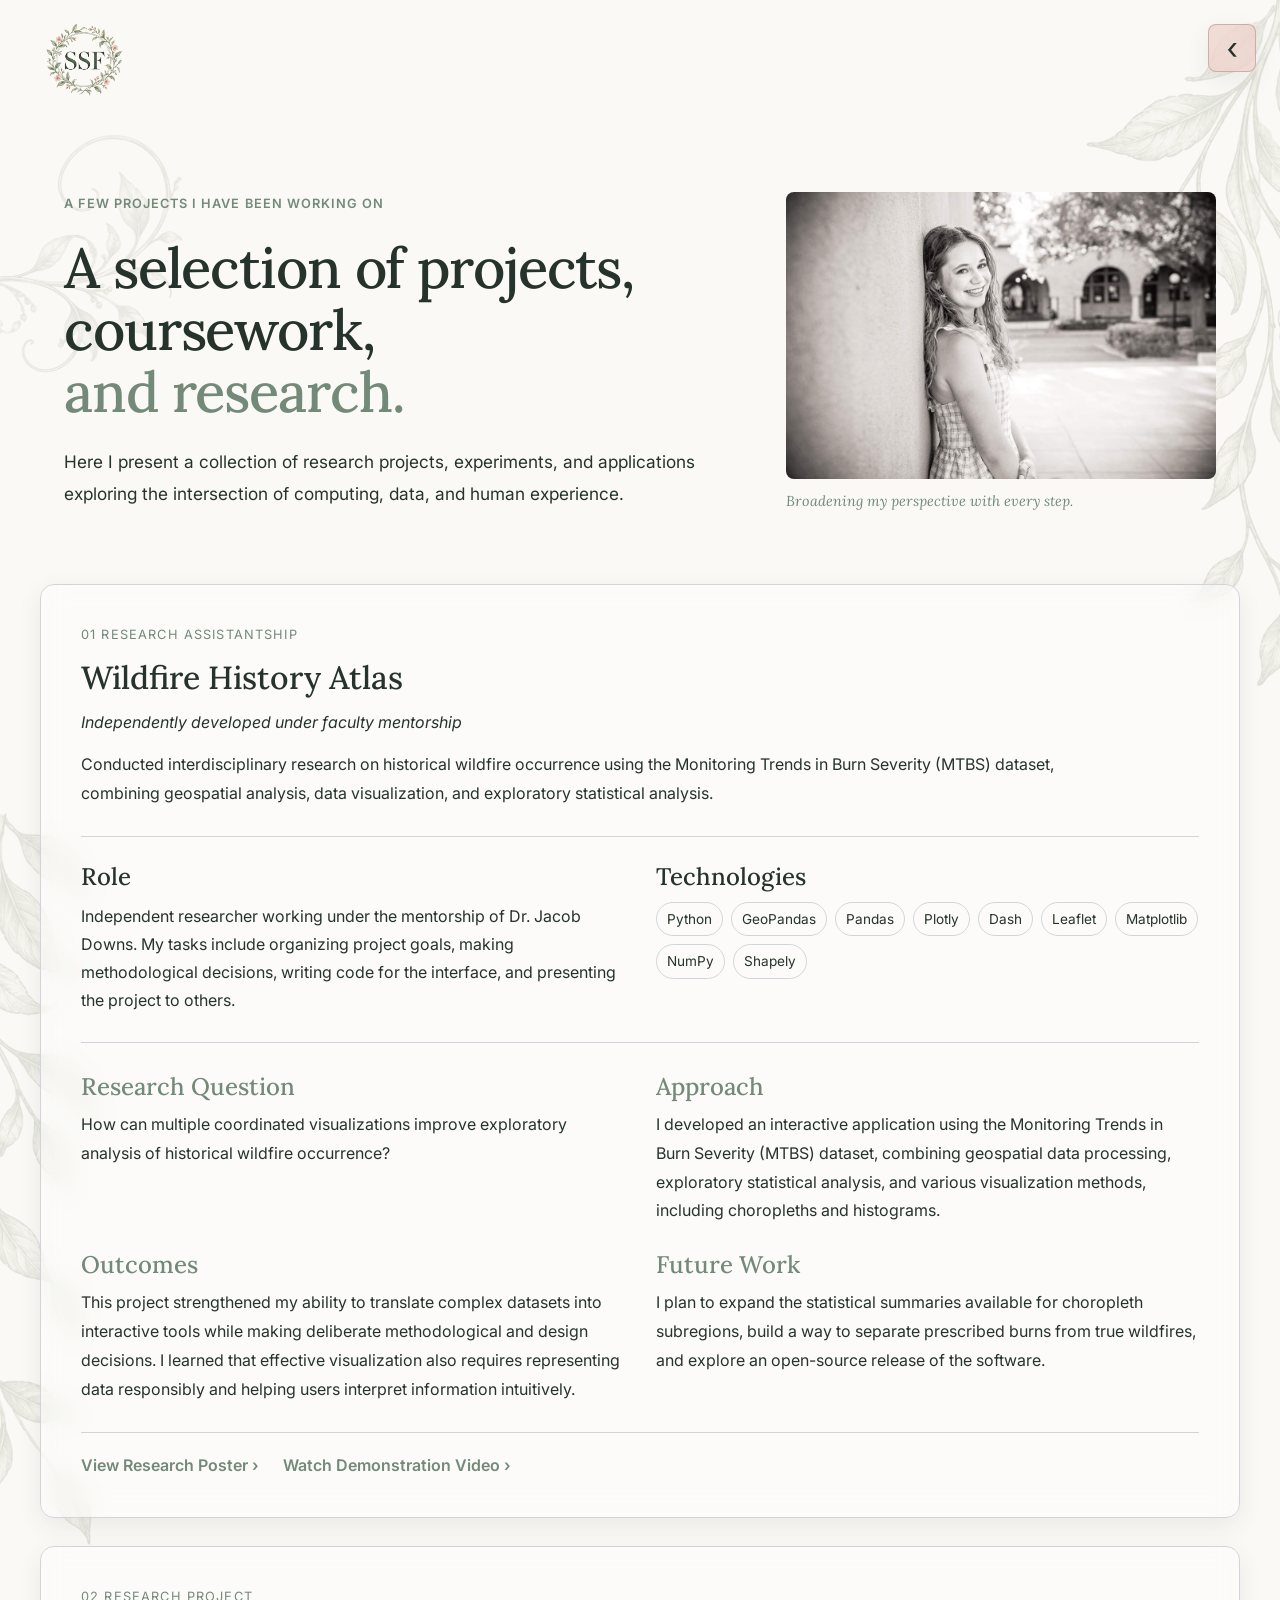
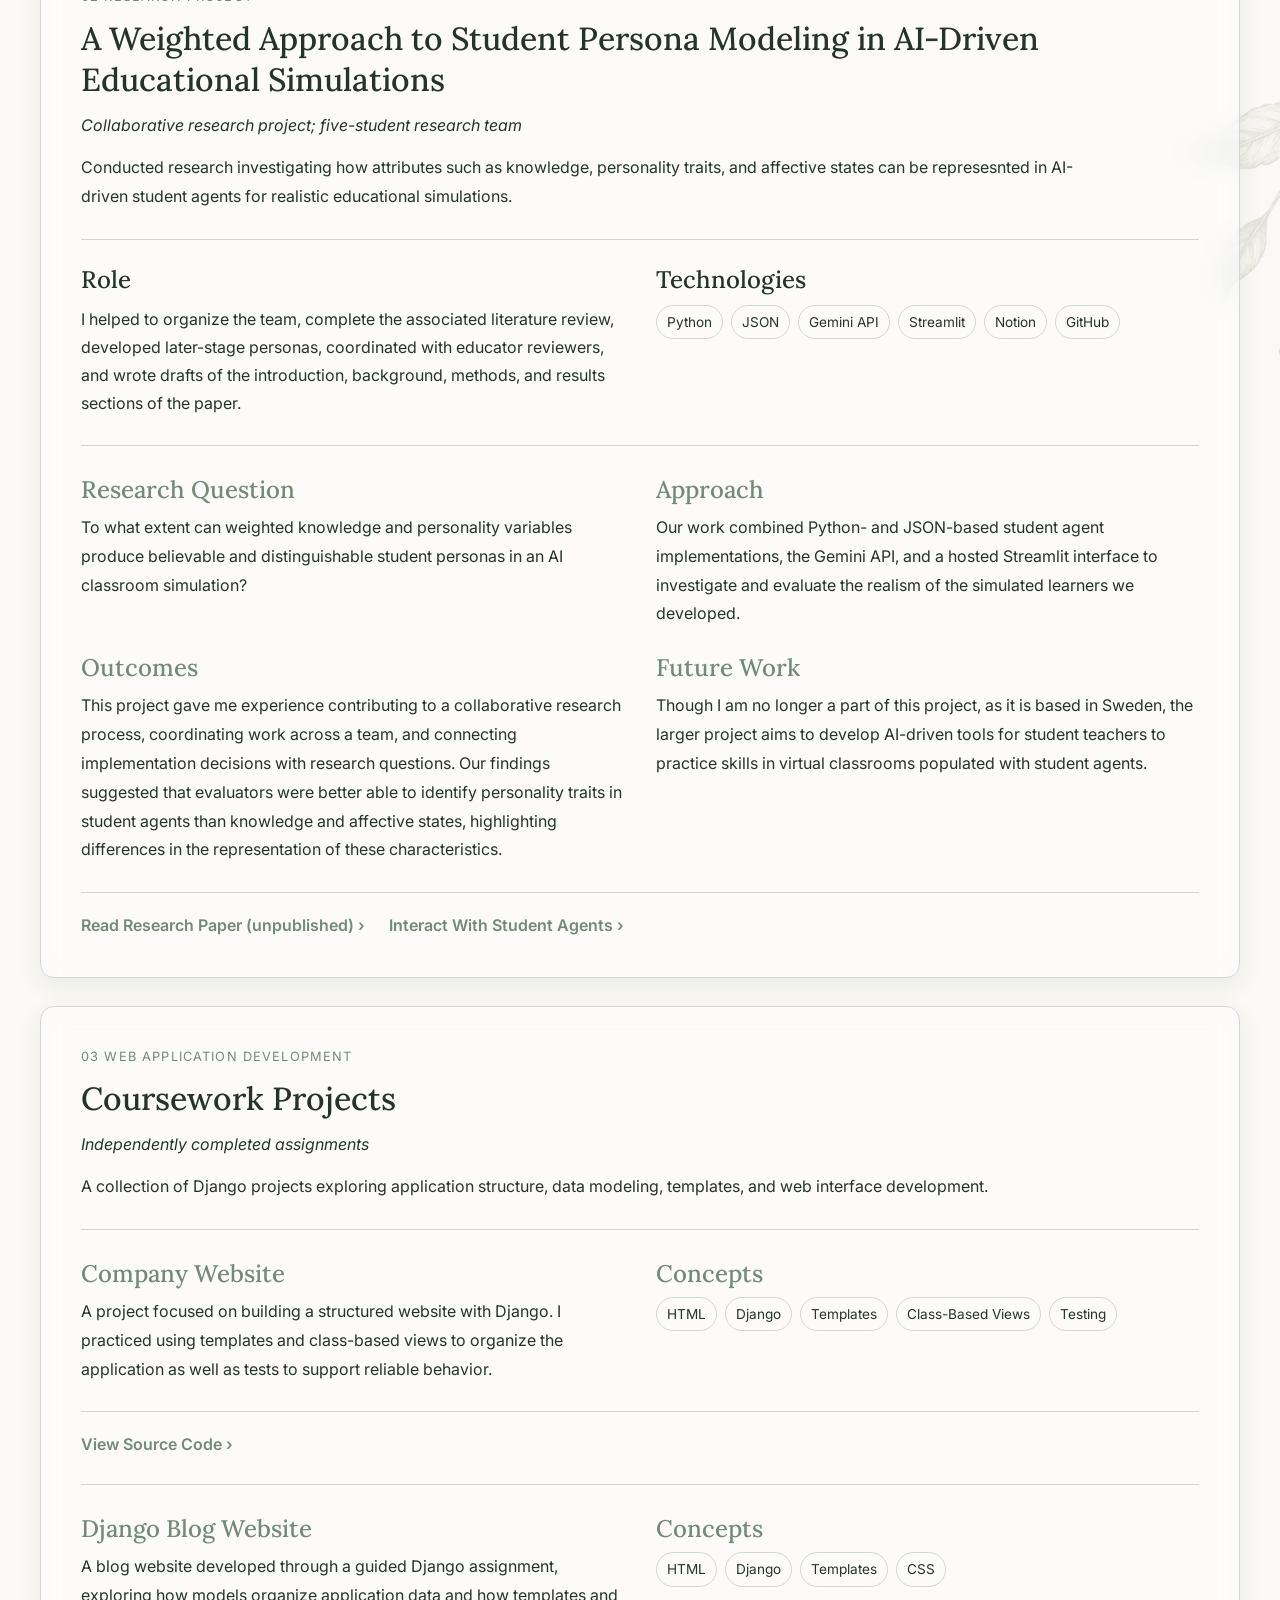
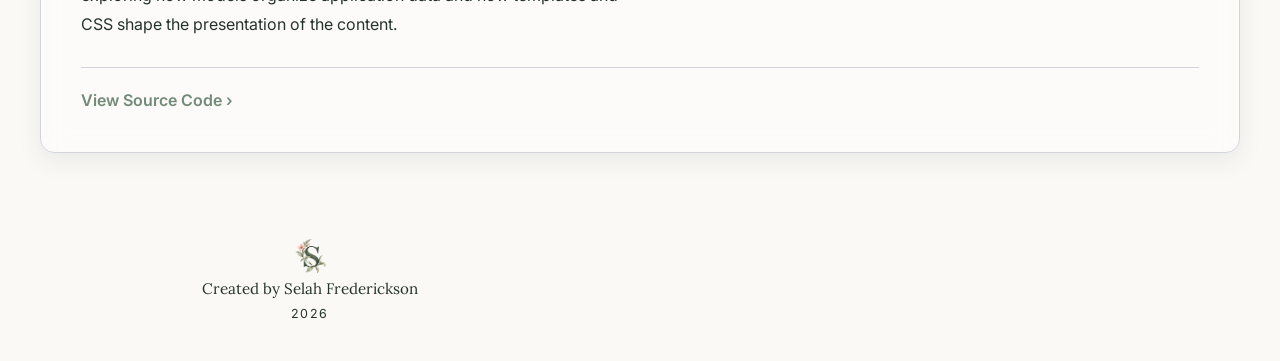
<file: projects.html>
<!DOCTYPE html>
<html lang = "en">
<!--
    PROJECTS PAGE

    Purpose: Showcase selected technical, research, and academic
    projects.

    Planned content:
    - Featured projects
    - Projects in development
    - Coursework (included Web App Dev)
    - Project descriptions
    - Technologies and tools
    - GitHub and/or live links
-->

<head>

    <meta charset = "UTF-8">

    <meta
        name = "viewport"
        content = "width=device-width, initial-scale=1.0"
    >

    <title>Selah Frederickson</title>

    <!-- google fonts -->
    <link rel="preconnect" href="https://fonts.googleapis.com">
    <link rel="preconnect" href="https://fonts.gstatic.com" crossorigin>

    <link
        href="https://fonts.googleapis.com/css2?family=Inter:wght@400;500;600;700&family=Lora:wght@400;500;600&display=swap"
        rel="stylesheet"
    >

    <!-- portfolio styles -->
    <link rel = "stylesheet" href = "css/theme.css">
    <link rel = "stylesheet" href = "css/components.css">
    <link rel = "stylesheet" href = "css/header.css">
    <link rel = "stylesheet" href = "css/nav_panel.css">
    <link rel = "stylesheet" href = "css/projects.css">
    <link rel = "stylesheet" href = "css/footer.css">

    <!-- browser tab icon -->
    <link rel="icon" type="image/png" href="assets/icons/logo_small.png">

</head>

<body
    class="body"
>
    <!-- header: personal monogram logo -->
    <header class="site-header">
        <a class="site-logo" href="index.html"
            aria-label="Selah Frederickson - Home">
            <img
                src="assets/icons/ssf_logo.png"
                alt="SSF botanical monogram"
            >
        </a>
    </header>

    <!-- navigation: stays available as panel opens and closes -->
    <button
        class="nav-toggle"
        id="nav-toggle"
        type="button"
        aria-label="Open navigation"
        aria-controls="site-navigation"
        aria-expanded="false"
    >
        <span class="nav-toggle-icon" aria-hidden="true">‹</span> <!-- chevron -->
    </button>

    <!-- a subtle backdrop separates open panel from the page -->
    <div class="nav-backdrop" id="nav-backdrop" hidden></div>

    <!-- expandable navigation panel -->
    <aside
        class="nav-panel"
        id="site-navigation"
        aria-label="Site navigation"
        aria-hidden="true"
        inert
    >
        <div class="nav-panel-header">
            <span class="nav-logo">
                <img
                    src="assets/icons/ssf_logo_nobkg.png"
                    alt="SSF botanical monogram"
                >
            </span>
        </div>

        <nav class="nav-panel-links" aria-label="Portfolio pages">
            <a class="nav-card" href="index.html">
                <span class="nav-card-icon" aria-hidden="true">❧</span>
                <span class="nav-card-copy">
                    <span class="nav-card-title">Home</span>
                    <span class="nav-card-description">
                        Return to the beginning.
                    </span>
                </span>
                <span class="nav-card-arrow" aria-hidden="true">›</span>
            </a>

            <a class="nav-card" href="about.html">
                <span class="nav-card-icon" aria-hidden="true">❧</span>
                <span class="nav-card-copy">
                    <span class="nav-card-title">About</span>
                    <span class="nav-card-description">
                        Background, interests, and goals.
                    </span>
                </span>
                <span class="nav-card-arrow" aria-hidden="true">›</span>
            </a>

            <a class="nav-card" href="projects.html" aria-current="page">
                <span class="nav-card-icon" aria-hidden="true">❧</span>
                <span class="nav-card-copy">
                    <span class="nav-card-title">Projects</span>
                    <span class="nav-card-description">
                        Selected interdisciplinary work.
                    </span>
                </span>
                <span class="nav-card-arrow" aria-hidden="true">›</span>
            </a>

            <a class="nav-card" href="experience.html">
                <span class="nav-card-icon" aria-hidden="true">❧</span>
                <span class="nav-card-copy">
                    <span class="nav-card-title">Experience</span>
                    <span class="nav-card-description">
                        Research and professional roles.
                    </span>
                </span>
                <span class="nav-card-arrow" aria-hidden="true">›</span>
            </a>

            <a class="nav-card" href="contact.html">
                <span class="nav-card-icon" aria-hidden="true">❧</span>
                <span class="nav-card-copy">
                    <span class="nav-card-title">Contact</span>
                    <span class="nav-card-description">
                        Get in touch with me.
                    </span>
                </span>
                <span class="nav-card-arrow" aria-hidden="true">›</span>
            </a>
        </nav>
    </aside>

    <!-- main section of projects page -->
    <main class="projects-page">

        <div class="botanical-background" aria-hidden="true">
            <img
                class="botanical-engraving-1"
                src="assets/images/background/engraving_1.png"
                alt=""
            >
        
            <img
                class="botanical-engraving-2"
                src="assets/images/background/engraving_2.png"
                alt=""
            >

            <img
                class="botanical-engraving-3"
                src="assets/images/background/engraving_2.png"
                alt=""
            >
        
            <img
                class="botanical-engraving-4"
                src="assets/images/background/engraving_2.png"
                alt=""
            >
        </div>

        <!-- page introduction -->
        <section class="projects-intro">

            <div class="projects-intro-content">
                <p class="eyebrow">A FEW PROJECTS I HAVE BEEN WORKING ON</p>
    
                <h1>
                    A selection of projects, coursework,
                    <span>and research.</span>
                </h1>
    
                <p class="projects-lead">
                    Here I present a collection of research projects,
                    experiments, and applications exploring the
                    intersection of computing, data, and human 
                    experience.
                </p>
            </div>
    
            <figure class="projects-portrait">
                <img
                    src="assets/images/profile/projects_portrait.jpg"
                    alt="Selah Frederickson in an academic setting"
                >
                <figcaption>
                    Broadening my perspective with every step.
                </figcaption>
            </figure>
        </section>
    
        <!-- project stack -->
        <section class="project-stack" aria-label="Featured projects">
    
            <!-- project 1: wildfire history atlas -->
            <article class="project-card">
                <div class="project-card-header">
                    <p class="project-category">01 RESEARCH ASSISTANTSHIP</p>
                    <h2>Wildfire History Atlas</h2>
                    <p class="project-subtitle">
                        Independently developed under faculty mentorship
                    </p>
                    <p class="project-purpose">
                        Conducted interdisciplinary research on 
                        historical wildfire occurrence using the 
                        Monitoring Trends in Burn Severity (MTBS) 
                        dataset, combining geospatial analysis, data 
                        visualization, and exploratory statistical 
                        analysis.
                    </p>
                </div>
    
                <div class="project-card-details">
                    <div class="project-detail">
                        <h3>Role</h3>
                        <p>
                            Independent researcher working under
                            the mentorship of Dr. Jacob Downs.
                            My tasks include organizing project goals,
                            making methodological decisions,
                            writing code for the interface, and
                            presenting the project to others.
                        </p>
                    </div>
    
                    <div class="project-detail">
                        <h3>Technologies</h3>
                        <ul class="technology-list">
                            <li>Python</li>
                            <li>GeoPandas</li>
                            <li>Pandas</li>
                            <li>Plotly</li>
                            <li>Dash</li>
                            <li>Leaflet</li>
                            <li>Matplotlib</li>
                            <li>NumPy</li>
                            <li>Shapely</li>
                        </ul>
                    </div>
                </div>

                <div class="project-story">
                    <div class="project-story-section">
                        <h3>Research Question</h3>
                        <p>
                            How can multiple coordinated visualizations improve 
                            exploratory analysis of historical wildfire 
                            occurrence?
                        </p>
                    </div>

                    <div class="project-story-section">
                        <h3>Approach</h3>
                        <p>
                            I developed an interactive application using the
                            Monitoring Trends in Burn Severity (MTBS) dataset,
                            combining geospatial data processing, exploratory
                            statistical analysis, and various visualization
                            methods, including choropleths and histograms.
                        </p>
                    </div>

                    <div class="project-story-section">
                        <h3>Outcomes</h3>
                        <p>
                            This project strengthened my ability to translate
                            complex datasets into interactive tools while making
                            deliberate methodological and design decisions.
                            I learned that effective visualization also requires
                            representing data responsibly and helping users
                            interpret information intuitively.
                        </p>
                    </div>

                    <div class="project-story-section">
                        <h3>Future Work</h3>
                        <p>
                            I plan to expand the statistical summaries available
                            for choropleth subregions, build a way to separate
                            prescribed burns from true wildfires, and explore
                            an open-source release of the software.
                        </p>
                    </div>
                </div>

    
                <div class="project-links">
                    <!-- target = "_blank" opens poster in a new tab -->
                    <a
                        href="assets/documents/wha-poster.pdf"
                        class="project-link"
                        target="_blank"
                        rel="noopener noreferrer"
                    >
                        View Research Poster ›
                    </a>
    
                    <a
                        href="https://youtu.be/6z8j8dmfASo?si=RqUr6vGw9V-HW_Be"
                        class="project-link"
                        target="_blank"
                        rel="noopener noreferrer"
                    >
                        Watch Demonstration Video ›
                    </a>
                </div>
            </article>
    
            <!-- project 2: student agent modeling -->
            <article class="project-card">
                <div class="project-card-header">
                    <p class="project-category">02 RESEARCH PROJECT</p>
                    <h2>
                        A Weighted Approach to Student Persona
                        Modeling in AI-Driven Educational Simulations
                    </h2>
                    <p class="project-subtitle">
                        Collaborative research project; five-student research team
                    </p>
                    <p class="project-purpose">
                        Conducted research investigating how attributes such
                        as knowledge, personality traits, and affective states
                        can be represesnted in AI-driven student
                        agents for realistic educational simulations.
                    </p>
                </div>
    
                <div class="project-card-details">
                    <div class="project-detail">
                        <h3>Role</h3>
                        <p>
                            I helped to organize the team, complete the
                            associated literature review, developed later-stage 
                            personas, coordinated with educator reviewers, and 
                            wrote drafts of the introduction, background, methods,
                            and results sections of the paper.
                        </p>
                    </div>
    
                    <div class="project-detail">
                        <h3>Technologies</h3>
                        <ul class="technology-list">
                            <li>Python</li>
                            <li>JSON</li>
                            <li>Gemini API</li>
                            <li>Streamlit</li>
                            <li>Notion</li>
                            <li>GitHub</li>
                        </ul>
                    </div>
                </div>

                <div class="project-story">
                    <div class="project-story-section">
                        <h3>Research Question</h3>
                        <p>
                            To what extent can weighted knowledge and
                            personality variables produce believable and 
                            distinguishable student personas in an AI
                            classroom simulation?
                        </p>
                    </div>

                    <div class="project-story-section">
                        <h3>Approach</h3>
                        <p>
                            Our work combined Python- and JSON-based 
                            student agent implementations, the Gemini API,
                            and a hosted Streamlit interface to investigate 
                            and evaluate the realism of the simulated learners
                            we developed.
                        </p>
                    </div>

                    <div class="project-story-section">
                        <h3>Outcomes</h3>
                        <p>
                            This project gave me experience contributing to a 
                            collaborative research process, coordinating work
                            across a team, and connecting implementation
                            decisions with research questions. Our findings
                            suggested that evaluators were better able to
                            identify personality traits in student agents than 
                            knowledge and affective states, highlighting 
                            differences in the representation of these 
                            characteristics.
                        </p>
                    </div>

                    <div class="project-story-section">
                        <h3>Future Work</h3>
                        <p>
                            Though I am no longer a part of this project, as 
                            it is based in Sweden, the larger project aims to
                            develop AI-driven tools for student teachers to
                            practice skills in virtual classrooms populated
                            with student agents.
                        </p>
                    </div>
                </div>
    
                <div class="project-links">
                    <a
                        href="assets/documents/vistta-1-paper.pdf"
                        class="project-link"
                        target="_blank"
                        rel="noopener noreferrer"
                    >
                        Read Research Paper (unpublished) ›
                    </a>
    
                    <a
                        href="https://vistta-research.streamlit.app/"
                        class="project-link"
                        target="_blank"
                        rel="noopener noreferrer"
                    >
                        Interact With Student Agents ›
                    </a>
                </div>
            </article>
    
            <!-- project 3: company website (for the assignment) -->
            <article class="project-card">
                <div class="project-card-header">
                    <p class="project-category">03  WEB APPLICATION DEVELOPMENT</p>
                    <h2>Coursework Projects</h2>
                    <p class="project-subtitle">
                        Independently completed assignments
                    </p>
                    <p class="project-purpose">
                        A collection of Django projects exploring application structure, data modeling,
                        templates, and web interface development.
                    </p>
                </div>
    
                <div class="project-story">
                    <div class="project-story-section">
                        <h3>Company Website</h3>
                        <p>
                            A project focused on building a structured website with Django. I practiced using
                            templates and class-based views to organize the application as well as tests to
                            support reliable behavior.
                        </p>
                    </div>
    
                    <div class="project-story-section">
                        <h3>Concepts</h3>
                        <ul class="technology-list">
                            <li>HTML</li>
                            <li>Django</li>
                            <li>Templates</li>
                            <li>Class-Based Views</li>
                            <li>Testing</li>
                        </ul>
                    </div>
                </div>

                <div class="project-links">
                    <a
                        href="https://github.com/selahf/company-website"
                        class="project-link"
                        target="_blank"
                        rel="noopener noreferrer"
                    >
                        View Source Code ›
                    </a>
                </div>

                <div class="project-story">
                    <div class="project-story-section">
                        <h3>Django Blog Website</h3>
                        <p>
                            A blog website developed through a guided Django assignment, exploring how models organize 
                            application data and how templates and CSS shape the presentation of the content.
                        </p>
                    </div>
    
                    <div class="project-story-section">
                        <h3>Concepts</h3>
                        <ul class="technology-list">
                            <li>HTML</li>
                            <li>Django</li>
                            <li>Templates</li>
                            <li>CSS</li>
                        </ul>
                    </div>
                </div>

                <div class="project-links">
                    <a
                        href="https://github.com/selahf/blog-application"
                        class="project-link"
                        target="_blank"
                        rel="noopener noreferrer"
                    >
                        View Source Code ›
                    </a>
                </div>
         
            </article>
        </section>
    </main>
    

    <!-- footer: a small consistent sign-off -->
    <footer class="site-footer">
        <div class="footer-colophon">

            <div class="footer-signature">
                <img
                    class="footer-monogram"
                    src="assets/icons/logo_small.png"
                    alt=""
                    aria-hidden="true"
                >

                <p class="footer-credit">
                    Created by Selah Frederickson
                </p>

                <span class="footer-year">2026</span>
            </div>
        </div>
    </footer>


    <script src="js/main.js"></script>

</body>
</html>
</file>
<file: css/theme.css>
/*
    DESIGN SYSTEM

    Purpose: Define the global visual language of the portfolio.

    This file contains:
    - Color variables
    - Typography
    - Spacing scale
    - Layout variables
    - Border radius variables
    - Glassmorphism settings
    - Shadows
    - Transitions

    Individual components should use these variables rather than
    defining their own design values whenever possible.
*/

   :root {

    /* ----------------------------------------
        COLORS
       ---------------------------------------- */

    --color-primary: #E8BEB7;
    --color-secondary: #AFC5B4;
    --color-secondary-dark: #738A78;

    --color-background: #FAF9F6;
    --color-text: #26332C;

    --color-divider: #D1D5DB;

    --color-white: #FFFFFF;

    /* ----------------------------------------
        TYPOGRAPHY
       ---------------------------------------- */

    --font-heading: "Lora", serif;
    --font-body: "Inter", sans-serif;

    --font-size-h1: 3.5rem;
    --font-size-h2: 2rem;
    --font-size-h3: 1.5rem;
    --font-size-body: 1rem;
    --font-size-small: 0.8rem;

    --line-height-h1: 1.1;
    --line-height-h2: 1.2;
    --line-height-h3: 1.3;
    --line-height-body: 1.5;
    --line-height-small: 1.5;

    /* ----------------------------------------
        SPACING (8px Grid System)
       ---------------------------------------- */

    --space-1: 4px;
    --space-2: 8px;
    --space-3: 16px;
    --space-4: 24px;
    --space-5: 32px;
    --space-6: 48px;
    --space-7: 64px;
    --space-8: 96px;

    /* ----------------------------------------
        LAYOUT
       ---------------------------------------- */

    --page-padding: 24px;
    --content-max-width: 1200px;
    --footer-width: 1400px;

    /* ----------------------------------------
        BORDER RADIUS
       ---------------------------------------- */

    --radius-small: 8px;
    --radius-card: 16px;
    --radius-large: 24px;

    /* ----------------------------------------
        GLASSMORPHISM
       ---------------------------------------- */

    --glass-background: rgba(255, 255, 255, 0.5);
    --pink-glass-background: rgba(247, 226, 222, 0.5);
    --dark-pink-glass-background: rgba(232, 190, 183, 0.48);

    --glass-border: rgba(255, 255, 255, 1);
    --pink-glass-border: rgba(183, 126, 121, 0.5);
    --glass-blur: 12px;

    /* ----------------------------------------
        SHADOWS
       ---------------------------------------- */

    --shadow-soft: 0 8px 24px rgba(38, 51, 44, 0.08);
    --shadow-hover: 0 12px 28px rgba(38, 51, 44, 0.12);

    /* ----------------------------------------
        TRANSITIONS
       ---------------------------------------- */

    --transition-fast: 150ms ease;
    --transition-standard: 200ms ease;
}

/* ========================================
   GLOBAL BASE STYLES
   ======================================== */

* {
    box-sizing: border-box;
}

html {
    scroll-behavior: smooth;
}

body {
    margin: 0;
    background-color: var(--color-background);
    color: var(--color-text);

    font-family: var(--font-body);
    font-size: var(--font-size-body);
    line-height: var(--line-height-body);
}

h1, h2, h3 {
    margin: 0;
    font-family: var(--font-heading);
    font-weight: 500;
}

h1 {
    font-size: var(--font-size-h1);
    line-height: var(--line-height-h1);
    letter-spacing: -0.02em;
}

h2 {
    font-size: var(--font-size-h2);
    line-height: var(--line-height-h2);
}

h3 {
    font-size: var(--font-size-h3);
    line-height: var(--line-height-h3);
}

p {
    margin: 0;
}

.small-text {
    font-size: var(--font-size-small);
    line-height: var(--line-height-small);
}

a {
    color: inherit;
    text-decoration: none;
}

@media (max-width: 768px) {
    :root {
        --page-padding: 20px;
        --font-size-h1: 2.5rem;
    }
}
</file>
<file: css/components.css>
/* 
    COMPONENT STYLES

    Purpose: Define reusable visual components used throughout the
    portfolio.

    This file contains styles for:
    - Glass panels
    - Buttons
    - Links
    - Project cards
    - Tags

    Components should rely on the design system defined in theme.css.
*/

/* ----------------------------------------
   GLASS PANEL
   ---------------------------------------- */

.glass_panel {
    background: var(--glass-background);
    border: 1px solid var(--glass-border);
    border-radius: var(--radius-large);
    backdrop-filter: blur(var(--glass-blur));
    -webkit-backdrop-filter: blur(var(--glass-blur));
    box-shadow: var(--shadow-soft);
}

/* ----------------------------------------
   BUTTONS
   ---------------------------------------- */

.button {
    display: inline-block;
    padding: var(--space-2) var(--space-4);
    border: 1px solid transparent;
    border-radius: var(--radius-small);
    font-family: var(--font-body);
    font-weight: 500;
    cursor: pointer;
    transition:
        font-weight var(--transition-fast),
        box-shadow var(--transition-standard),
        transform var(--transition-fast);
}

.button-primary {
    background-color: var(--color-primary)
}

.button-primary:hover {
    font-weight: 700;
    box-shadow: var(--shadow-hover);
    transform: translateY(-2px);
}

.button-secondary {
    background-color: transparent;
    border-color: var(--color-primary);
}

.button-secondary:hover {
    font-weight: 700;
    box-shadow: var(--shadow-hover);
    transform: translateY(-2px);
}

/* ----------------------------------------
   LINKS
   ---------------------------------------- */

.link {
    position: relative;
    font-weight: 500;
}

.link::after {
    content: "";
    position: absolute;
    left: 0;
    bottom: -2px;
    width: 100%;
    height: 1px;
    background-color: var(--color-primary);
    transition:
        height var(--transition-fast),
        width var(--transition-fast);
}

.link:hover {
    font-weight: 700;
}

.link:hover::after {
    height: 2px;
}

/* ----------------------------------------
   PROJECT CARDS
   ---------------------------------------- */

.project-card {
    padding: var(--space-5);
    border: 1px solid var(--color-divider);
    border-radius: var(--radius-card);
    background-color: var(--color-surface);
    backdrop-filter: blur(var(--glass-blur));
    -webkit-backdrop-filter: blur(var(--glass-blur));
    box-shadow: var(--shadow-soft);
}

/* ----------------------------------------
   TAGS
   ---------------------------------------- */

   .tag {
    display: inline-block;
    padding: 4px 8px;
    border-radius: var(--radius-small);
    background-color: var(--color-secondary);
    font-family: var(--font-body);
    font-size: var(--font-size-small);
    letter-spacing: 0.02em;
}
</file>
<file: css/header.css>
/* 
    PERSONAL MONOGRAM

    Purpose:
    Give the page a clickable logo to take users back to the home page.
*/

/* center page content but limit width */
.site-header {
    width: min(
        calc(100% - 2 * var(--page-padding)),
        var(--content-max-width)
    );
    margin-inline: auto;

    display: flex;
    align-items: center;
    justify-content: space-between;
    gap: 0px;
    padding-block: var(--space-3);
}

/* personal monogram logo */
.site-logo {
    display: inline-flex;
    align-items: center;
    justify-content: center;
    flex-shrink: 0;
    border-radius: 50%;
}

.site-logo img {
    display: block;
    width: 88px;
    height: 88px;
    object-fit: contain;
}

.site-logo:focus-visible {
    outline: 2px solid var(--color-secondary);
    outline-offset: 4px;
}
</file>
<file: css/nav_panel.css>
/* 
    EXPANDABLE NAVIGATION

    Purpose:
    Create a right-hand sliding navigation panel with translucent pink glass, sage detailing, and readable descriptions
    for each section of the portfolio.
*/

/* chevron button */
.nav-toggle {
    position: fixed;
    top: 24px;
    right: 24px;
    z-index: 1020;

    display: grid;
    place-items: center;
    width: 48px;
    height: 48px;

    border: 1px solid var(--pink-glass-border);
    border-radius: var(--radius-small);
    background: var(--dark-pink-glass-background);
    color: var(--color-text);
    box-shadow: var(--shadow-soft);

    backdrop-filter: blur(16px);
    -webkit-backdrop-filter: blur(16px);

    cursor: pointer;
    transition:
        background var(--transition-standard),
        box-shadow var(--transition-standard),
        transform var(--transition-fast);
}

.nav-toggle:hover {
    border: 1px solid var(--color-primary);
    background: var(--dark-pink-glass-background);
    box-shadow: var(--shadow-hover);
    transform: translateY(-2px);
}

.nav-toggle:focus-visible {
    outline: 2px solid var(--color-text);
    outline-offset: 4px;
}

.nav-toggle-icon {
    font-family: var(--font-body);
    font-size: 2rem;
    line-height: 1;
    transition: transform var(--transition-standard);
}

/* blur main page behind the open panel */
.nav-backdrop {
    position: fixed;
    inset: 0;
    z-index: 1000;

    background: rgba(38, 51, 44, 0.12);
    backdrop-filter: blur(2px);
    -webkit-backdrop-filter: blur(2px);
}

.nav-backdrop[hidden] {
    display: none;
}

/* sliding panel */
.nav-panel {
    position: fixed;
    top: 16px;
    right: 16px;
    bottom: 16px;
    z-index: 1010;

    width: min(360px, calc(100vw - 32px));
    padding: 28px 20px 20px;

    display: flex;
    flex-direction: column;
    gap: 24px;
    overflow-y: auto;

    background: var(--pink-glass-background);
    border: 1px solid var(--glass-border);
    border-radius: var(--radius-small);
    box-shadow: 0 18px 48px rgba(38, 51, 44, 0.16);

    backdrop-filter: blur(24px);
    -webkit-backdrop-filter: blur(24px);

    transform: translateX(calc(100% + 32px));
    visibility: hidden;
    pointer-events: none;

    transition:
        transform 240ms ease,
        visibility 240ms ease;
}

.nav-panel.is-open {
    transform: translateX(0);
    visibility: visible;
    pointer-events: auto;
}

/* panel heading */
.nav-panel-header {
    display: flex;
    align-items: center;
    justify-content: center;
    gap: 12px;
    padding: 8px 4px 16px;
    border-bottom: 1px solid var(--color-white);
}

.nav-logo {
    display: inline-flex;
    align-items: center;
    justify-content: center;
    flex-shrink: 0;
    border-radius: 50%;
}

.nav-logo img {
    display: block;
    width: 144px;
    height: 144px;
    object-fit: contain;
}

/* navigation cards */
.nav-panel-links {
    display: flex;
    flex-direction: column;
    gap: 10px;
}

.nav-card {
    display: flex;
    align-items: center;
    gap: 12px;
    padding: 13px 12px;

    border: 1px solid rgba(255, 255, 255, 0.88);
    border-radius: var(--radius-small);
    background: var(--glass-background);
    color: var(--color-text);

    transition:
        background var(--transition-standard),
        border-color var(--transition-standard),
        transform var(--transition-fast);
}

.nav-card:hover,
.nav-card:focus-visible {
    background: rgba(255, 255, 255, 0.86);
    border-color: var(--color-primary);
    transform: translateX(-3px);
}

.nav-card:focus-visible {
    outline: 2px solid var(--color-text);
    outline-offset: 2px;
}

.nav-card[aria-current="page"] {
    background: var(--dark-pink-glass-background);
    border-color: var(--pink-glass-border);
}

.nav-card-icon {
    display: grid;
    place-items: center;
    flex-shrink: 0;
    width: 34px;
    height: 34px;

    border-radius: 10px;
    background: var(--color-background);
    color: var(--color-secondary-dark);
    font-size: 1.2rem;
}

.nav-card-copy {
    display: flex;
    flex: 1;
    flex-direction: column;
    gap: 3px;
    min-width: 0;
}

.nav-card-title {
    font-family: var(--font-heading);
    font-size: 1rem;
    line-height: 1.3;
}

.nav-card-description {
    color: #526057;
    font-size: 0.76rem;
    line-height: 1.45;
}

.nav-card-arrow {
    flex-shrink: 0;
    color: var(--color-text);
    font-size: 1.75rem;
}

@media (max-width: 480px) {
    .nav-toggle {
        top: 16px;
        right: 16px;
        width: 44px;
        height: 44px;
    }

    .nav-panel {
        top: 8px;
        right: 8px;
        bottom: 8px;
        width: calc(100vw - 16px);
        padding: 24px 16px 16px;
        gap: 18px;
    }

    .nav-panel-links {
        gap: 8px;
    }

    .nav-card {
        padding: 11px 10px;
    }
}
</file>
<file: css/home.css>
/* 
    HOME PAGE

    Purpose:
    Introduce me to the user.
*/

.body {
    overflow-x: hidden;
}

/* reusable botanical background layer */
.botanical-background {
    position: absolute;
    inset: 0 auto auto 50%;
    transform: translateX(-50%);

    width: min(
        calc(100% - 2 * var(--page-padding)),
        var(--content-max-width)
    );
    height: 100%;

    z-index: 0;
    pointer-events: none;
    overflow: visible;
}

.botanical-background img {
    position: absolute;
    height: auto;
    opacity: 0.12;
    pointer-events: none;
    user-select: none;
}

.botanical-engraving-1 {
    position: absolute;
    z-index: -1;
    top: 128px;
    left: -176px;

    width: clamp(180px, 25vw, 340px);
    height: auto;

    opacity: 0.12;
    pointer-events: none;
    user-select: none;
}

.botanical-engraving-2 {
    position: absolute;
    z-index: -1;
    top: -8px;
    right: -160px;

    width: clamp(180px, 25vw, 340px);
    height: auto;

    opacity: 0.12;
    pointer-events: none;
    user-select: none;
}

.botanical-engraving-4 {
    position: absolute;
    z-index: -1;
    bottom: -24px;
    right: 440px;

    width: clamp(180px, 25vw, 340px);
    height: auto;

    opacity: 0.12;
    pointer-events: none;
    user-select: none;
}

.hero {
    position: relative;
    z-index: 1;
    isolation: auto;
}


/* center page content but limit width */
.site-header,
.hero {
    width: min(
        calc(100% - 2 * var(--page-padding)),
        var(--content-max-width)
    );
    margin-inline: auto;
}

.site-header {
    display: flex;
    align-items: center;
    justify-content: space-between;
    gap: 0px;
    padding-block: var(--space-3);
}

/* main two-column introduction */
.hero {
    position: relative;
    isolation: isolate;
    width: min(
        calc(100% - 2 * var(--page-padding)),
        var(--content-max-width)
    );
    min-height: 70vh;

    display: grid;
    grid-template-columns: minmax(0, 1.2fr) minmax(280px, 0.8fr);
    align-items: center;
    gap: clamp(40px, 6vw, 88px);

    margin-inline: auto;
    padding-block: clamp(48px, 8vh, 96px);
}

.hero-content {
    width: 100%;
    max-width: 660px;
    min-width: 0;
}

.eyebrow {
    margin-bottom: 24px;
    color: var(--color-secondary-dark);
    font-size: var(--font-size-small);
    font-weight: 600;
    letter-spacing: 0.08em;
}

.hero h1 {
    margin-bottom: 24px;
}

.hero h1 span {
    display: block;
    color: var(--color-secondary-dark);
}

.hero-description {
    max-width: 520px;
    margin-bottom: 32px;
    line-height: 1.8;
}

.hero-actions {
    display: flex;
    flex-wrap: wrap;
    align-items: center;
    gap: 24px;
}

/* portrait */
.hero-portrait {
    max-width: 640px;
    justify-self: center;
}

.hero-portrait {
    width: 125%;
    max-width: 400px;
    justify-self: center;
}

.hero-portrait img {
    justify-self: center;
    display: block;
    width: 125%;
    height: auto;
    object-fit: cover;
    border-radius: var(--radius-small);
}

/* tablet and phone layouts */
@media (max-width: 768px) {
    .site-header {
        align-items: flex-start;
        flex-direction: column;
        gap: 16px;
    }

    .site-logo img {
        width: 52px;
        height: 52px;
    }

    .main-nav {
        gap: 16px;
    }

    .hero {
        grid-template-columns: minmax(0, 1fr);
        gap: 40px;
        min-height: auto;
        padding-block: 48px;
    }

    .hero-portrait {
        width: 100%;
        max-width: 400px;
        justify-self: center;
    }

    .botanical-engraving-1 {
        top: 64px;
        left: -24px;
    }

    .botanical-engraving-2 {
        top: -104px;
        right: -64px;
    }

    .botanical-engraving-4 {
        bottom: 160px;
        right: 104px;
    }

    .focus-areas {
        margin-top: 32px;
        line-height: 1.8;
    }

    .site-footer {
        margin-top: 32px;
    }

    .footer-colophon {
        min-height: 155px;
        padding: 32px 18px;
    }

    .footer-monogram {
        width: 30px;
        height: 30px;
    }

    .footer-credit {
        font-size: 0.85rem;
    }}
</file>
<file: css/footer.css>
/* 
    BOTANICAL FOOTER

    Purpose:
    Give each page a consistent footer.
*/

/* botanical footer colophon */
.site-footer {
    position: relative;

    width: var(--footer-width);
    padding: 0;
    border: 0;
    justify-self: center;
}


.footer-colophon {
    position: relative;
    isolation: isolate;

    display: grid;
    place-items: center;

    width: 100%;
    max-width: 620px;
    min-height: 160px;

    background: var(--color-background);
    justify-self: center;
}

/* keep signature centered and readable */
.footer-signature {
    display: flex;
    flex-direction: column;
    align-items: center;
    gap: var(--space-1);

    text-align: center;
}

.footer-monogram {
    display: block;
    width: 36px;
    height: 36px;
    object-fit: contain;
}

.footer-credit {
    margin: 0;
    color: var(--color-text);
    font-family: var(--font-heading);
    font-size: 0.95rem;
    line-height: 1.5;
}

.footer-year {
    color: var(--color-text);
    font-size: 0.78rem;
    letter-spacing: 0.12em;
}

/* tablet and phone layouts */
@media (max-width: 768px) {
    .site-footer {
        margin-top: 32px;
    }

    .footer-colophon {
        min-height: 155px;
        padding: 32px 18px;
    }

    .footer-monogram {
        width: 30px;
        height: 30px;
    }

    .footer-credit {
        font-size: 0.85rem;
    }
}
</file>
<file: css/about.css>
/* 
    ABOUT PAGE

    Purpose: Introduce my academic background, interests, and
    interdisciplinary perspective.
*/

.body {
    overflow-x: hidden;
}

/* reusable botanical background layer */
.botanical-background {
    position: absolute;
    inset: 0 auto auto 50%;
    transform: translateX(-50%);

    width: min(
        calc(100% - 2 * var(--page-padding)),
        var(--content-max-width)
    );
    height: 100%;

    z-index: 0;
    pointer-events: none;
    overflow: visible;
}

.botanical-background img {
    position: absolute;
    height: auto;
    opacity: 0.12;
    pointer-events: none;
    user-select: none;
}

.botanical-engraving-1 {
    position: absolute;
    z-index: -1;
    top: 128px;
    left: -176px;

    width: clamp(180px, 25vw, 340px);
    height: auto;

    opacity: 0.12;
    pointer-events: none;
    user-select: none;
}

.botanical-engraving-2 {
    position: absolute;
    z-index: -1;
    top: -8px;
    right: -160px;

    width: clamp(180px, 25vw, 340px);
    height: auto;

    opacity: 0.12;
    pointer-events: none;
    user-select: none;
}

.botanical-engraving-3 {
    position: absolute;
    z-index: -1;
    top: 808px;
    left: -240px;

    width: clamp(180px, 25vw, 340px);
    height: auto;

    opacity: 0.12;
    pointer-events: none;
    user-select: none;
}

.botanical-engraving-4 {
    position: absolute;
    z-index: -1;
    bottom: -80px;
    right: 400px;

    width: clamp(180px, 25vw, 340px);
    height: auto;

    opacity: 0.12;
    pointer-events: none;
    user-select: none;
}

.botanical-engraving-5 {
    position: absolute;
    z-index: -1;
    top: 1216px;
    right: 104px;

    width: clamp(180px, 25vw, 340px);
    height: auto;
    transform: scale(1.2);

    opacity: 0.12;
    pointer-events: none;
    user-select: none;
}

.botanical-engraving-6 {
    position: absolute;
    z-index: -1;
    top: 1600px;
    right: -240px;

    width: clamp(180px, 25vw, 340px);
    height: auto;

    opacity: 0.12;
    pointer-events: none;
    user-select: none;
}

.botanical-engraving-7 {
    position: absolute;
    z-index: -1;
    top: 2280px;
    left: -176px;

    width: clamp(180px, 25vw, 340px);
    height: auto;

    opacity: 0.12;
    pointer-events: none;
    user-select: none;
}

/* shared section spacing */

.about-page h1,
.about-page h2,
.about-page h3 {
    color: var(--color-text);
}

.about-page h1 span,
.about-page .about-outlook h2 span {
    display: block;
    color: var(--color-secondary-dark);
}

.about-page .section-heading {
    max-width: 680px;
    margin-bottom: 32px;
}

.about-page .section-heading > p:last-child {
    line-height: 1.8;
}

.about-section, .about-outlook {
    width: min(
        calc(100% - 2 * var(--page-padding)),
        var(--content-max-width)
    );
    margin-inline: auto;
    
    position: relative;
    isolation: isolate;
    width: min(
        calc(100% - 2 * var(--page-padding)),
        var(--content-max-width)
    );
    min-height: 70vh;

    margin-inline: auto;
    padding-block: clamp(48px, 8vh, 96px);
}

/* main two-column introduction */
.about-intro {
    width: min(
        calc(100% - 2 * var(--page-padding)),
        var(--content-max-width)
    );
    margin-inline: auto;
    
    position: relative;
    isolation: isolate;
    width: min(
        calc(100% - 2 * var(--page-padding)),
        var(--content-max-width)
    );
    min-height: 70vh;

    display: grid;
    grid-template-columns: minmax(0, 1.2fr) minmax(280px, 0.8fr);
    align-items: center;
    gap: clamp(40px, 6vw, 88px);

    margin-inline: auto;
    padding-block: clamp(48px, 8vh, 96px);
}

.about-page {
    box-sizing: border-box;
    width: 100%;
    max-width: var(--content-max-width);
    margin-inline: auto;
    padding: 48px var(--page-padding);
    padding-bottom: 48px;
}

.eyebrow {
    margin-bottom: 24px;
    color: var(--color-secondary-dark);
    font-size: var(--font-size-small);
    font-weight: 600;
    letter-spacing: 0.08em;
}

.about-intro h1 {
    color: var(--color-text);
    margin-bottom: 24px;
}

.about-intro h1 span {
    display: block;
    color: var(--color-secondary-dark);
}

.about-lead {
    font-size: 1.08rem;
    line-height: 1.85;
}

.about-portrait {
    width: 100%;
    max-width: 300px;
    justify-self: center;
    margin: 0;
}

.about-portrait img {
    display: block;
    width: 100%;
    height: auto;
    border-radius: var(--radius-small);
    object-fit: cover;
}

.about-portrait figcaption {
    margin-top: 12px;
    color: #738A78;
    font-family: var(--font-heading);
    font-size: 0.9rem;
    font-style: italic;
}

/* Academic disciplines */

.study-grid {
    margin-top: var(--space-3);
    display: grid;
    grid-template-columns: repeat(4, minmax(0, 1fr));
    gap: var(--space-3);
}

.study-card {
    padding: 28px 24px;
    border: 1px solid var(--color-divider);
    border-radius: var(--radius-small);
    background: var(--glass-background);
}

.study-number {
    display: block;
    margin-bottom: 20px;
    color: #738A78;
    font-family: var(--font-heading);
    font-size: 0.9rem;
}

.study-card h3 {
    margin-bottom: var(--space-3);
    font-size: 1.2rem;
}

.study-card p,
.work-card p {
    font-size: 0.94rem;
    line-height: 1.8;
}


/* research interests section */

.about-interests {
    display: flex;
    flex-direction: column;
    gap: 32px;
}

/* Section introduction */

.interests-intro {
    max-width: 680px;
}

.interests-intro .eyebrow {
    margin-bottom: 12px;
}

.interests-intro h2 {
    margin-bottom: 16px;
}

.interests-intro .about-lead {
    margin: 0;
    max-width: 62ch;
    line-height: 1.8;
}

/* Research topic grid */

.interest-grid {
    display: grid;
    grid-template-columns: repeat(2, minmax(0, 1fr));
    gap: 24px;
}

.interest-card {
    padding: 24px 26px;
    border: 1px solid var(--color-divider);
    border-radius: var(--radius-small);
    background: rgba(255, 255, 255, 0.35);
}

.interest-number {
    display: block;
    margin-bottom: 16px;
    color: #738A78;
    font-family: var(--font-heading);
    font-size: 0.9rem;
    letter-spacing: 0.08em;
}

.interest-card h3 {
    margin-bottom: 10px;
    font-size: 1.1rem;
    line-height: 1.4;
}

.interest-card p {
    margin: 0;
    line-height: 1.75;
}

/* Responsive layout */

@media (max-width: 768px) {
    .about-interests {
        gap: 24px;
    }

    .interest-grid {
        grid-template-columns: minmax(0, 1fr);
        gap: 16px;
    }

    .interest-card {
        padding: 22px;
    }
}

/* Research & technical skills */

.skills-section {
    display: flex;
    flex-direction: column;
    gap: 32px;
}

.skills-intro {
    max-width: 700px;
}

.skills-intro .eyebrow {
    margin-bottom: 12px;
}

.skills-intro h2 {
    margin-bottom: 16px;
}

.skills-intro .about-lead {
    margin: 0;
    line-height: 1.8;
}

/* Skill cards */

.skills-grid {
    display: grid;
    grid-template-columns: repeat(2, minmax(0, 1fr));
    gap: 20px;
}

.skill-card {
    padding: 28px 24px;
    border: 1px solid var(--color-divider);
    border-radius: var(--radius-small);
    background: var(--glass-background);
}

.skill-index {
    display: block;
    margin-bottom: 20px;
    color: var(--color-secondary-dark);
    font-family: var(--font-heading);
    font-size: 0.9rem;
}

.skill-card h3 {
    margin-bottom: 10px;
    font-size: 1.1rem;
    line-height: 1.4;
}

.skill-card > p {
    margin-bottom: 20px;
    line-height: 1.75;
    font-size: 0.95rem;
}

/* Skill tags */

.skill-tags {
    display: flex;
    flex-wrap: wrap;
    gap: 8px;
    margin: 0;
    padding: 0;
    list-style: none;
}

.skill-tags li {
    padding: 6px 10px;
    border: 1px solid var(--color-divider);
    border-radius: 999px;
    font-size: 0.85rem;
}

/* responsive layouts */
@media (max-width: 768px) {
    .botanical-engraving-1 {
        top: 64px;
        left: -24px;
    }

    .botanical-engraving-2 {
        top: -104px;
        right: -64px;
    }

    .botanical-engraving-4 {
        bottom: 160px;
        right: 104px;
    }

    .botanical-engraving-5 {
        top: 1320px;
        right: 24px;
    }
    
    .about-intro {
        grid-template-columns: minmax(0, 1fr);
        gap: 32px;
        padding-block: 48px;
    }

    .about-portrait {
        max-width: 400px;
        justify-self: center;
    }

    .study-grid {
        grid-template-columns: minmax(0, 1fr);
    }

    .about-interests {
        grid-template-columns: minmax(0, 1fr);
        gap: 28px;
    }

    .work-grid {
        grid-template-columns: minmax(0, 1fr);
    }

    .about-section {
        margin-top: 64px;
    }

    .about-outlook {
        margin-top: 64px;
        padding: 28px 24px;
    }

    .skills-section {
        gap: 24px;
    }

    .skills-grid {
        grid-template-columns: minmax(0, 1fr);
        gap: 16px;
    }

    .skill-card {
        padding: 22px;
    }
}
</file>
<file: css/contact.css>
/* reusable botanical background layer */
.botanical-background {
    position: absolute;
    inset: 0 auto auto 50%;
    transform: translateX(-50%);

    width: min(
        calc(100% - 2 * var(--page-padding)),
        var(--content-max-width)
    );
    height: 100%;

    z-index: 0;
    pointer-events: none;
    overflow: visible;
}

.botanical-background img {
    position: absolute;
    height: auto;
    opacity: 0.12;
    pointer-events: none;
    user-select: none;
}

.botanical-engraving-1 {
    position: absolute;
    z-index: -1;
    top: 128px;
    left: -176px;

    width: clamp(180px, 25vw, 340px);
    height: auto;

    opacity: 0.12;
    pointer-events: none;
    user-select: none;
}

.botanical-engraving-2 {
    position: absolute;
    z-index: -1;
    top: -8px;
    right: -160px;

    width: clamp(180px, 25vw, 340px);
    height: auto;

    opacity: 0.12;
    pointer-events: none;
    user-select: none;
}

.botanical-engraving-4 {
    position: absolute;
    z-index: -1;
    bottom: -24px;
    right: 440px;

    width: clamp(180px, 25vw, 340px);
    height: auto;

    opacity: 0.12;
    pointer-events: none;
    user-select: none;
}

/* Contact page */

.contact-page {
    box-sizing: border-box;
    width: min(
        calc(100% - 2 * var(--page-padding)),
        var(--content-max-width)
    );
    max-width: var(--content-max-width);
    margin-inline: auto;
    padding-bottom: 48px;
}

/* introduction */

.contact-intro {
    width: min(
        calc(100% - 2 * var(--page-padding)),
        var(--content-max-width)
    );
    margin-inline: auto;
    
    position: relative;
    isolation: isolate;
    width: min(
        calc(100% - 2 * var(--page-padding)),
        var(--content-max-width)
    );

    display: grid;
    grid-template-columns: minmax(0, 1.2fr) minmax(280px, 0.8fr);
    align-items: center;
    gap: clamp(40px, 6vw, 88px);

    margin-inline: auto;
    padding-block: clamp(48px, 8vh, 96px);
}

.eyebrow {
    margin-bottom: 24px;
    color: var(--color-secondary-dark);
    font-size: var(--font-size-small);
    font-weight: 600;
    letter-spacing: 0.08em;
}

.contact-intro h1 {
    color: var(--color-text);
    margin-bottom: 24px;
}

.contact-intro h1 span {
    display: block;
    color: var(--color-secondary-dark);
}

.contact-lead {
    font-size: 1.08rem;
    line-height: 1.85;
}

.contact-description {
    max-width: 56ch;
    margin: 0 auto;
    line-height: 1.85;
}

.contact-portrait {
    width: 100%;
    max-width: 300px;
    justify-self: center;
    margin: 0;
}

.contact-portrait img {
    display: block;
    width: 100%;
    height: auto;
    border-radius: var(--radius-small);
    object-fit: cover;
}

.contact-portrait figcaption {
    margin-top: 12px;
    color: var(--color-secondary-dark);
    font-family: var(--font-heading);
    font-size: 0.9rem;
    font-style: italic;
}

/* Contact cards */

.contact-options {
    margin-top: 24px;
    display: flex;
    flex-direction: column;
    gap: 14px;
}

.contact-card {
    display: flex;
    align-items: center;
    gap: 18px;
    padding: 20px 22px;
    border: 1px solid var(--glass-border);
    border-radius: 14px;
    background: var(--glass-background);
    color: inherit;
    text-decoration: none;
    transition:
        border-color 180ms ease,
        background-color 180ms ease,
        transform 180ms ease;
}

.contact-card:hover {
    border-color: #A8B7A8;
    background: rgba(255, 255, 255, 0.65);
    transform: translateY(-2px);
}

.contact-card:focus-visible {
    outline: 2px solid #738A78;
    outline-offset: 4px;
}

.contact-icon {
    display: grid;
    place-items: center;
    flex-shrink: 0;
    width: 34px;
    height: 34px;

    border: var(--pink-glass-border);
    border-radius: 10px;
    background: var(--pink-glass-background);
    color: var(--color-secondary-dark);
    font-size: 1.2rem;
}

.contact-icon svg {
    width: 22px;
    height: 22px;
}

.contact-card-copy {
    display: flex;
    flex: 1;
    flex-direction: column;
    gap: 5px;
    min-width: 0;
}

.contact-card-title {
    font-weight: 600;
}

.contact-card-description {
    color: var(--color-text-muted);
    font-size: 0.9rem;
    line-height: 1.5;
}

.contact-arrow {
    flex-shrink: 0;
    color: #738A78;
    font-size: 1.25rem;
    transition: transform 180ms ease;
}

.contact-card:hover .contact-arrow {
    transform: translate(2px, -2px);
}

/* Closing note */

.contact-note {
    margin-top: 40px;
    padding-top: 24px;
    border-top: 1px solid var(--color-border);
    text-align: center;
}

.contact-note p {
    margin: 0;
    color: var(--color-text-muted);
    font-size: 0.9rem;
    line-height: 1.8;
}

/* Respect reduced-motion preferences */

@media (prefers-reduced-motion: reduce) {
    .contact-card,
    .contact-arrow {
        transition: none;
    }

    .contact-card:hover {
        transform: none;
    }
}

/* Mobile adjustments */

@media (max-width: 480px) {
    .contact-card {
        gap: 14px;
        padding: 16px;
    }

    .contact-icon {
        width: 42px;
        height: 42px;
    }

    .contact-card-description {
        font-size: 0.85rem;
    }
}
</file>
<file: css/experience.css>
.body {
    overflow-x: hidden;
}

/* reusable botanical background layer */
.botanical-background {
    position: absolute;
    inset: 0 auto auto 50%;
    transform: translateX(-50%);

    width: min(
        calc(100% - 2 * var(--page-padding)),
        var(--content-max-width)
    );
    height: 100%;

    z-index: 0;
    pointer-events: none;
    overflow: visible;
}

.botanical-background img {
    position: absolute;
    height: auto;
    opacity: 0.12;
    pointer-events: none;
    user-select: none;
}

.botanical-engraving-1 {
    position: absolute;
    z-index: -1;
    top: 128px;
    left: -176px;

    width: clamp(180px, 25vw, 340px);
    height: auto;

    opacity: 0.12;
    pointer-events: none;
    user-select: none;
}

.botanical-engraving-2 {
    position: absolute;
    z-index: -1;
    top: -8px;
    right: -160px;

    width: clamp(180px, 25vw, 340px);
    height: auto;

    opacity: 0.12;
    pointer-events: none;
    user-select: none;
}

.botanical-engraving-3 {
    position: absolute;
    z-index: -1;
    top: 808px;
    left: -240px;

    width: clamp(180px, 25vw, 340px);
    height: auto;

    opacity: 0.12;
    pointer-events: none;
    user-select: none;
}

.botanical-engraving-4 {
    position: absolute;
    z-index: -1;
    top: 1600px;
    right: -256px;

    width: clamp(180px, 25vw, 340px);
    height: auto;

    opacity: 0.12;
    pointer-events: none;
    user-select: none;
}

.botanical-engraving-5 {
    position: absolute;
    z-index: -1;
    top: 2400px;
    left: -240px;

    width: clamp(180px, 25vw, 340px);
    height: auto;

    opacity: 0.12;
    pointer-events: none;
    user-select: none;
}

.botanical-engraving-6 {
    position: absolute;
    z-index: -1;
    top: 3200px;
    right: -64px;

    width: clamp(180px, 25vw, 340px);
    height: auto;

    opacity: 0.12;
    pointer-events: none;
    user-select: none;
}

.eyebrow {
    margin-bottom: 24px;
    color: var(--color-secondary-dark);
    font-size: var(--font-size-small);
    font-weight: 600;
    letter-spacing: 0.08em;
}

/* Experience page */

/* main page */

.experience-page {
    box-sizing: border-box;
    width: min(
        calc(100% - 2 * var(--page-padding)),
        var(--content-max-width)
    );
    max-width: var(--content-max-width);
    margin-inline: auto;
    padding-bottom: 48px;
}

.experience-intro {
    width: min(
        calc(100% - 2 * var(--page-padding)),
        var(--content-max-width)
    );
    margin-inline: auto;
    
    position: relative;
    isolation: isolate;
    width: min(
        calc(100% - 2 * var(--page-padding)),
        var(--content-max-width)
    );

    display: grid;
    grid-template-columns: minmax(0, 1.2fr) minmax(280px, 0.8fr);
    align-items: center;
    gap: clamp(40px, 6vw, 88px);

    margin-inline: auto;
    padding-block: clamp(48px, 8vh, 96px);
}

.eyebrow {
    margin-bottom: 24px;
    color: var(--color-secondary-dark);
    font-size: var(--font-size-small);
    font-weight: 600;
    letter-spacing: 0.08em;
}

.experience-intro h1 {
    color: var(--color-text);
    margin-bottom: 24px;
}

.experience-intro h1 span {
    display: block;
    color: var(--color-secondary-dark);
}

.experience-lead {
    font-size: 1.08rem;
    line-height: 1.85;
}

.experience-portrait {
    width: 100%;
    max-width: 600px;
    justify-self: center;
    margin: 0;
}

.experience-portrait img {
    display: block;
    width: 100%;
    height: auto;
    border-radius: var(--radius-small);
    object-fit: cover;
}

.experience-portrait figcaption {
    margin-top: 12px;
    color: #738A78;
    font-family: var(--font-heading);
    font-size: 0.9rem;
    font-style: italic;
}

/* Sections */

.experience-section {
    margin-bottom: clamp(48px, 7vw, 80px);
}

.experience-section-heading {
    max-width: 760px;
    margin-bottom: 28px;
}

.experience-section-heading .eyebrow {
    margin-bottom: 10px;
}

.experience-section-heading h2 {
    margin-bottom: 12px;
}

.experience-section-lead {
    margin-bottom: 0;
    max-width:1000px;
}

/* Experience entries */

.experience-list {
    display: flex;
    flex-direction: column;
    gap: 24px;
}

.experience-card {
    padding: clamp(24px, 4vw, 36px);
    border: 1px solid var(--glass-border);
    border-radius: var(--radius-card);
    background: var(--glass-background);
    backdrop-filter: blur(4px);
    -webkit-backdrop-filter: blur(4px);
}

.experience-card-heading {
    display: flex;
    align-items: flex-start;
    justify-content: space-between;
    gap: 24px;
}

.experience-type {
    margin-bottom: 10px;
    color: #738A78;
    font-size: 0.8rem;
    letter-spacing: 0.08em;
    text-transform: uppercase;
}

.experience-card h3,
.employment-item h3 {
    margin-bottom: 8px;
    line-height: 1.4;
}

.experience-mentor {
    margin-bottom: 0;
    color: var(--color-text);
    font-size: 0.92rem;
    line-height: 1.6;
    font-style: italic;
}

.experience-dates {
    flex-shrink: 0;
    margin: 4px 0 0;
    color: var(--color-secondary-dark);
    font-size: 0.85rem;
    text-align: right;
}

/* Impact-focused highlights */

.experience-highlights {
    display: flex;
    flex-direction: column;
    gap: 10px;
    margin: 24px 0 0;
    padding-left: 22px;
}

.experience-highlights li {
    padding-left: 4px;
    line-height: 1.8;
}

.experience-highlights li::marker {
    color: #738A78;
}

.experience-link {
    display: inline-block;
    margin-top: 24px;
    color: #526C58;
    font-weight: 600;
    text-decoration: none;
}

.experience-link:hover {
    text-decoration: underline;
    text-underline-offset: 4px;
}

/* additional employment */

.employment-list {
    border-top: 1px solid var(--color-divider);
}

.employment-item {
    display: grid;
    grid-template-columns: minmax(0, 1.0fr) minmax(0, 1.0fr);
    gap: 32px;
    padding-block: 24px;
    border-bottom: 1px solid var(--color-divider);
}

.employment-item p:last-child {
    margin: 0;
    line-height: 1.8;
}

/* Responsive layout */

@media (max-width: 768px) {
    .experience-card-heading {
        flex-direction: column;
        gap: 10px;
    }

    .experience-dates {
        text-align: left;
    }

    .employment-item {
        grid-template-columns: minmax(0, 1fr);
        gap: 10px;
    }
}
</file>
<file: css/projects.css>
/* 
    PROJECTS PAGE

    Purpose: Provide a selection of my coursework and research
    projects to show my skills and current work.
*/

.body {
    overflow-x: hidden;
}

/* reusable botanical background layer */
.botanical-background {
    position: absolute;
    inset: 0 auto auto 50%;
    transform: translateX(-50%);

    width: min(
        calc(100% - 2 * var(--page-padding)),
        var(--content-max-width)
    );
    height: 100%;

    z-index: 0;
    pointer-events: none;
    overflow: visible;
}

.botanical-background img {
    position: absolute;
    height: auto;
    opacity: 0.12;
    pointer-events: none;
    user-select: none;
}

.botanical-engraving-1 {
    position: absolute;
    z-index: -1;
    top: 128px;
    left: -176px;

    width: clamp(180px, 25vw, 340px);
    height: auto;

    opacity: 0.12;
    pointer-events: none;
    user-select: none;
}

.botanical-engraving-2 {
    position: absolute;
    z-index: -1;
    top: -8px;
    right: -160px;

    width: clamp(180px, 25vw, 340px);
    height: auto;

    opacity: 0.12;
    pointer-events: none;
    user-select: none;
}

.botanical-engraving-3 {
    position: absolute;
    z-index: -1;
    top: 808px;
    left: -240px;

    width: clamp(180px, 25vw, 340px);
    height: auto;

    opacity: 0.12;
    pointer-events: none;
    user-select: none;
}

.botanical-engraving-4 {
    position: absolute;
    z-index: -1;
    top: 1600px;
    right: -256px;

    width: clamp(180px, 25vw, 340px);
    height: auto;

    opacity: 0.12;
    pointer-events: none;
    user-select: none;
}

/* main page */

.projects-page {
    box-sizing: border-box;
    width: min(
        calc(100% - 2 * var(--page-padding)),
        var(--content-max-width)
    );
    max-width: var(--content-max-width);
    margin-inline: auto;
    padding-bottom: 48px;
}

.projects-intro {
    width: min(
        calc(100% - 2 * var(--page-padding)),
        var(--content-max-width)
    );
    margin-inline: auto;
    
    position: relative;
    isolation: isolate;
    width: min(
        calc(100% - 2 * var(--page-padding)),
        var(--content-max-width)
    );

    display: grid;
    grid-template-columns: minmax(0, 1.2fr) minmax(280px, 0.8fr);
    align-items: center;
    gap: clamp(40px, 6vw, 88px);

    margin-inline: auto;
    padding-block: clamp(48px, 8vh, 96px);
}

.eyebrow {
    margin-bottom: 24px;
    color: var(--color-secondary-dark);
    font-size: var(--font-size-small);
    font-weight: 600;
    letter-spacing: 0.08em;
}

.projects-intro h1 {
    color: var(--color-text);
    margin-bottom: 24px;
}

.projects-intro h1 span {
    display: block;
    color: var(--color-secondary-dark);
}

.projects-lead {
    font-size: 1.08rem;
    line-height: 1.85;
}

.projects-portrait {
    width: 100%;
    max-width: 600px;
    justify-self: center;
    margin: 0;
}

.projects-portrait img {
    display: block;
    width: 100%;
    height: auto;
    border-radius: var(--radius-small);
    object-fit: cover;
}

.projects-portrait figcaption {
    margin-top: 12px;
    color: #738A78;
    font-family: var(--font-heading);
    font-size: 0.9rem;
    font-style: italic;
}

/* Stack of projects */

.project-stack {
    display: flex;
    flex-direction: column;
    gap: 28px;
}

.project-card {
    padding: clamp(24px, 4vw, 40px);
    border: 1px solid var(--color-divider);
    border-radius: 14px;
    background: rgba(255, 255, 255, 0.35);
}

.project-card-header {
    max-width: 1000px;
}

.project-category {
    margin-bottom: 12px;
    color: #738A78;
    font-size: 0.8rem;
    letter-spacing: 0.09em;
    text-transform: uppercase;
}

.project-card h2 {
    margin-bottom: 12px;
    line-height: 1.3;
}

.project-subtitle {
    margin-bottom: 16px;
    font-style: italic;
}

.project-purpose {
    max-width: 200ch;
    margin-bottom: 0;
    line-height: 1.8;
}

/* Role and technology details */

.project-card-details {
    display: grid;
    grid-template-columns: minmax(0, 1fr) minmax(0, 1fr);
    gap: 32px;
    margin-top: 28px;
    padding-top: 24px;
    border-top: 1px solid var(--color-divider);
}

.project-detail h3 {
    margin-bottom: 10px;
    font-size: var(--font-size-h3);
}

.project-detail p {
    margin: 0;
    line-height: 1.75;
}

.technology-list {
    display: flex;
    flex-wrap: wrap;
    gap: 8px;
    margin: 0;
    padding: 0;
    list-style: none;
}

.technology-list li {
    padding: 6px 10px;
    border: 1px solid var(--color-divider);
    border-radius: 999px;
    font-size: 0.85rem;
}

/* Project links */

.project-links {
    display: flex;
    flex-wrap: wrap;
    gap: 12px 24px;
    margin-top: 28px;
    padding-top: 20px;
    border-top: 1px solid var(--color-divider);
}

.project-link {
    color: var(--color-secondary-dark);
    font-weight: 600;
    text-decoration: none;
}

.project-link:hover {
    text-decoration: underline;
    text-underline-offset: 4px;
}

/* project storytelling */

.project-story {
    display: grid;
    grid-template-columns: repeat(2, minmax(0, 1fr));
    gap: 24px 32px;
    margin-top: 28px;
    padding-top: 28px;
    border-top: 1px solid var(--color-divider);
}

.project-story-section h3 {
    margin-bottom: 8px;
    font-size: var(--font-size-h3);
    color: var(--color-secondary-dark);
}

.project-story-section p {
    margin: 0;
    line-height: 1.8;
    font-size: var(--font-size-body);
}

@media (max-width: 768px) {
    .botanical-engraving-1 {
        top: 64px;
        left: -24px;
    }

    .botanical-engraving-2 {
        top: -104px;
        right: -64px;
    }

    .botanical-engraving-4 {
        display: hidden;
    }

    .projects-intro {
        grid-template-columns: minmax(0, 1fr);
        gap: 32px;
        padding-block: 48px;
    }

    .projects-portrait {
        max-width: 400px;
        justify-self: center;
    }
    
    .project-card-header {
        max-width: 650px;
    }
    
    .project-purpose {
        max-width: 70ch;
    }
    
    .project-card-details {
        grid-template-columns: minmax(0, 1fr);
        gap: 24px;
    }

    .project-links {
        flex-direction: column;
        align-items: flex-start;
    }

    .project-story {
        grid-template-columns: minmax(0, 1fr);
        gap: 20px;
    }
}
</file>
